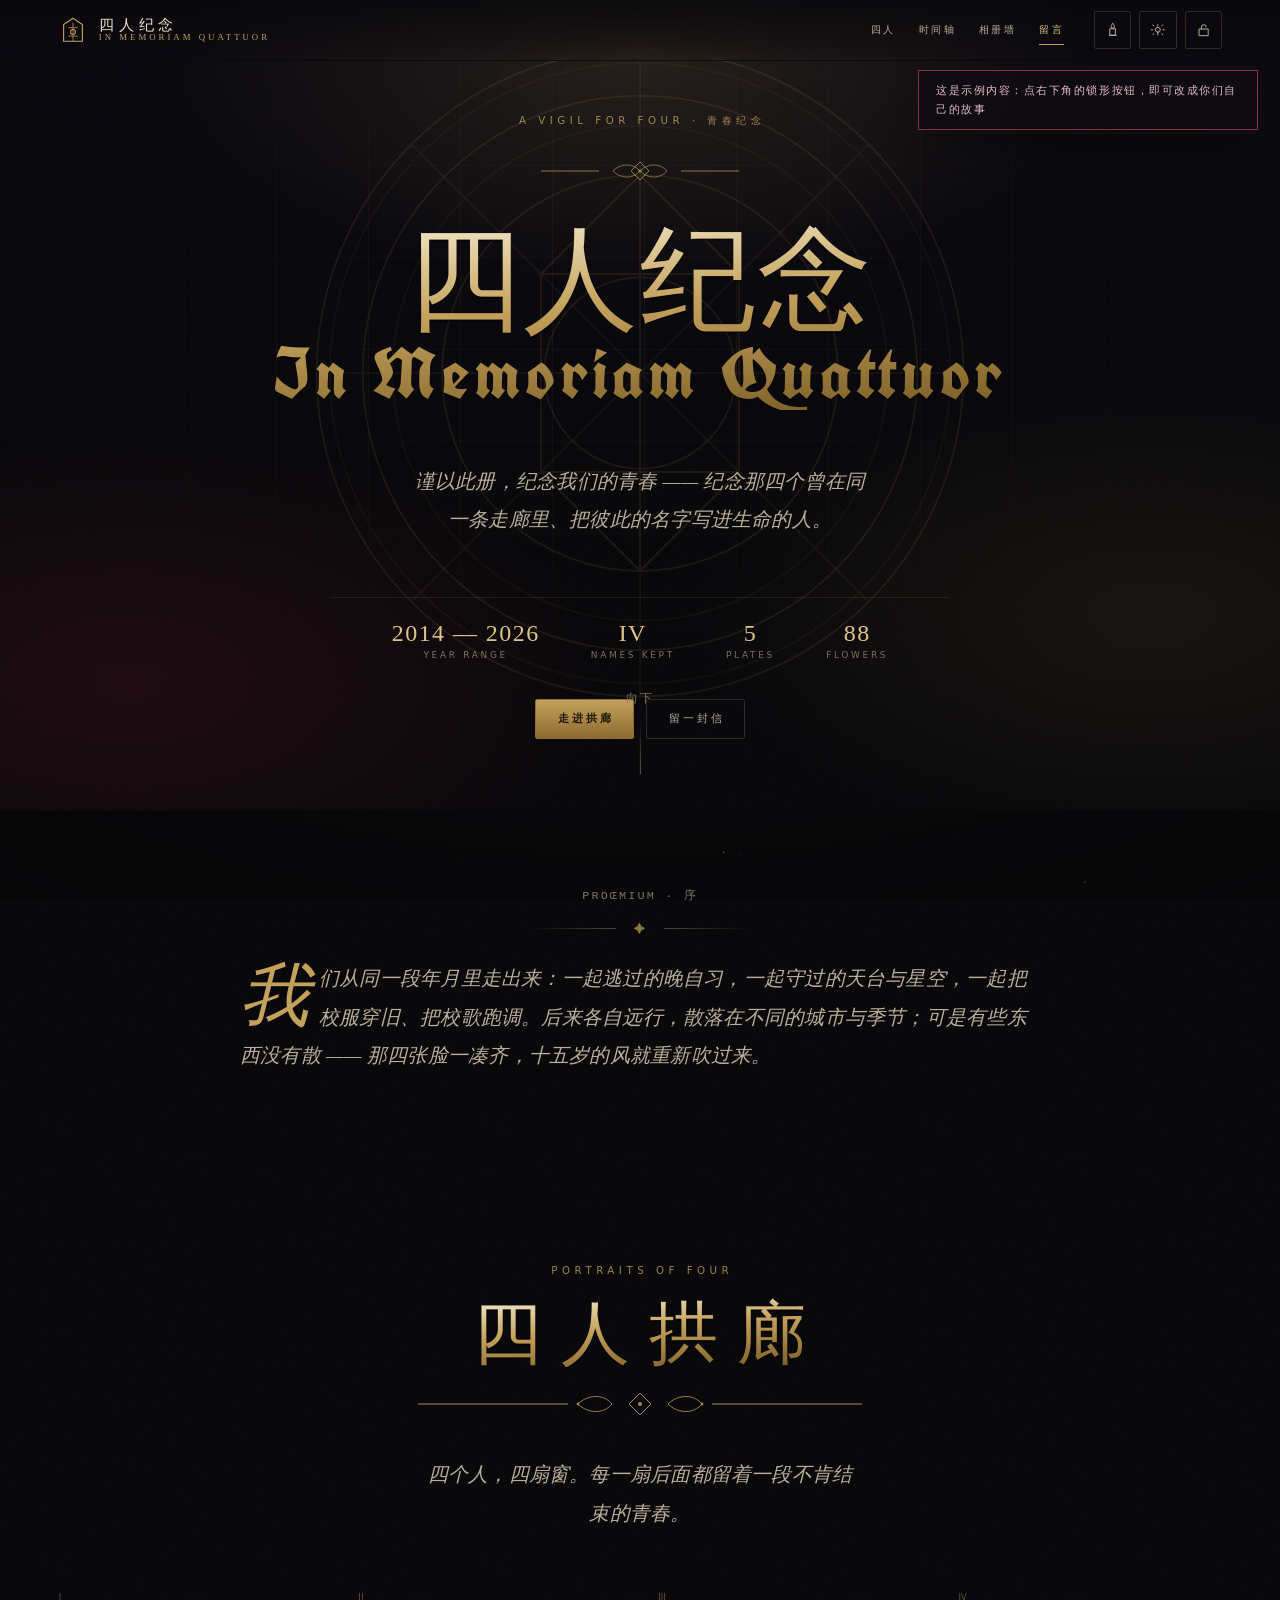
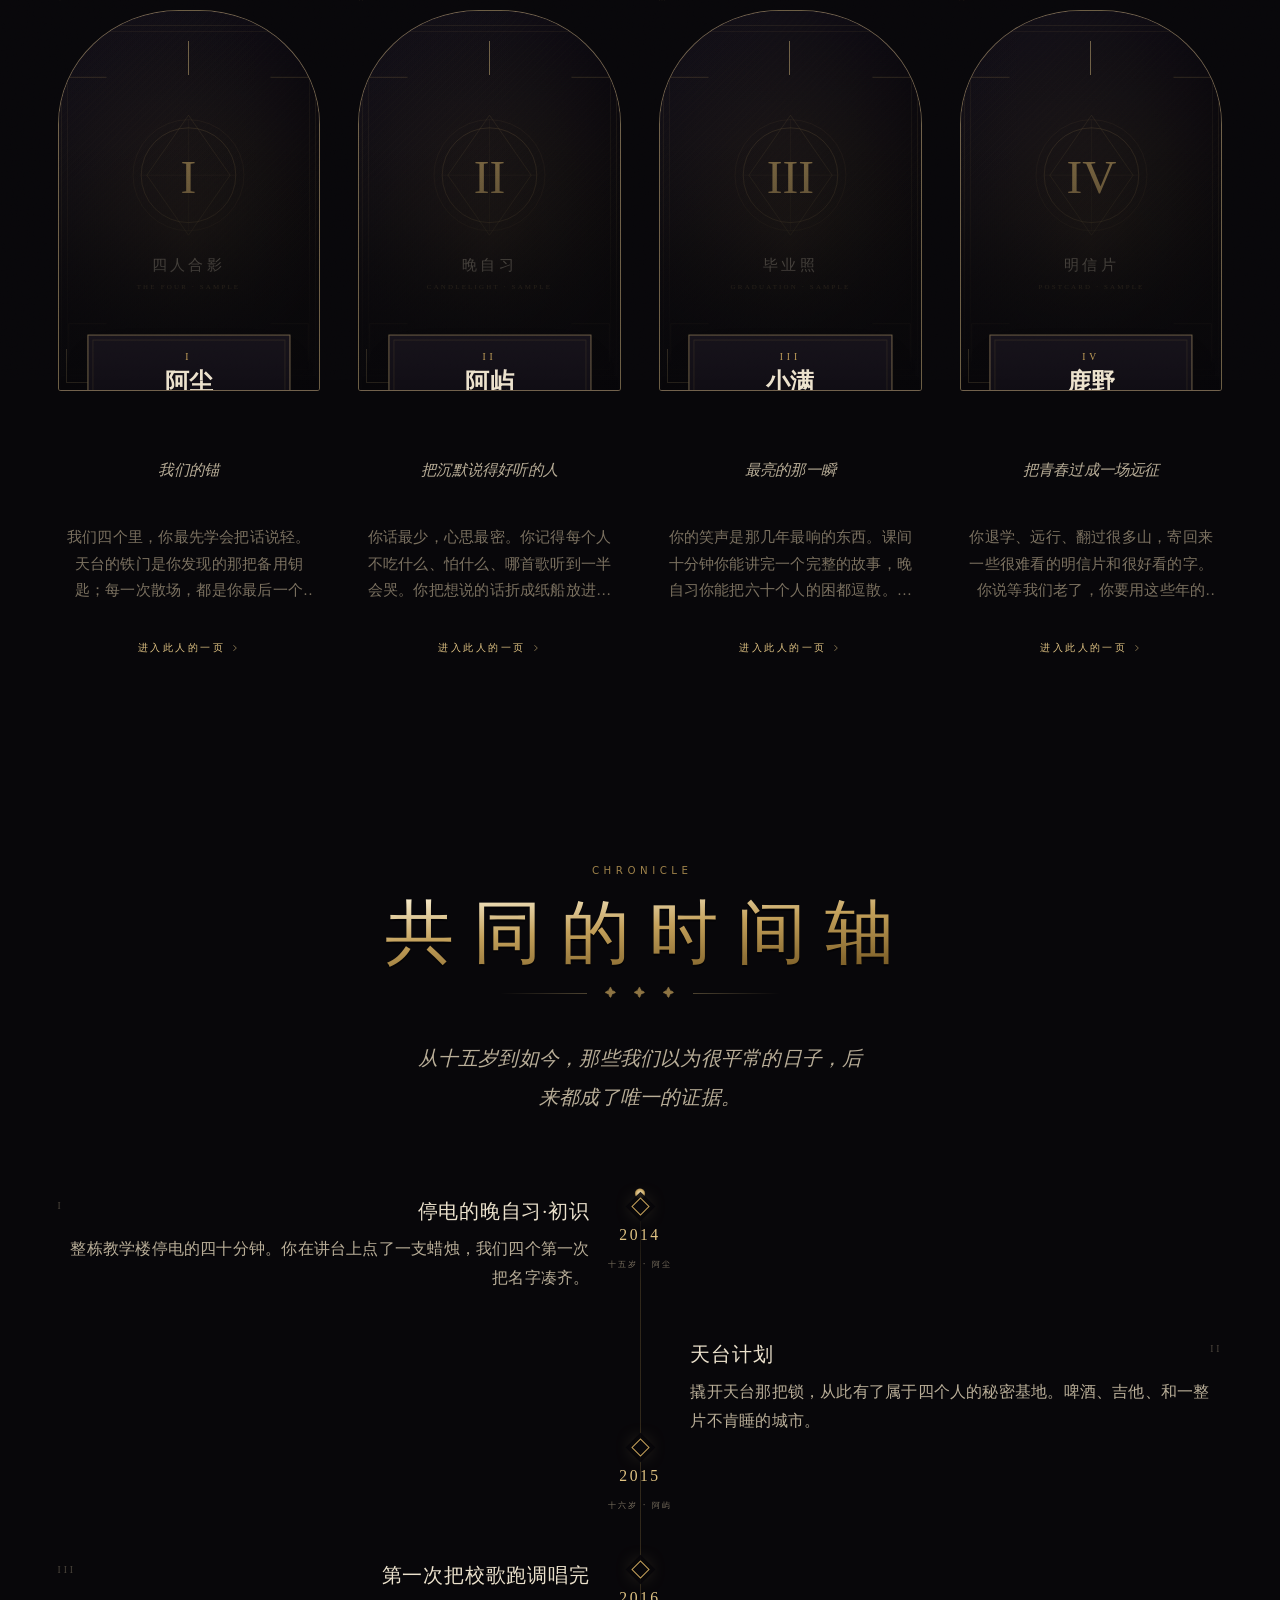
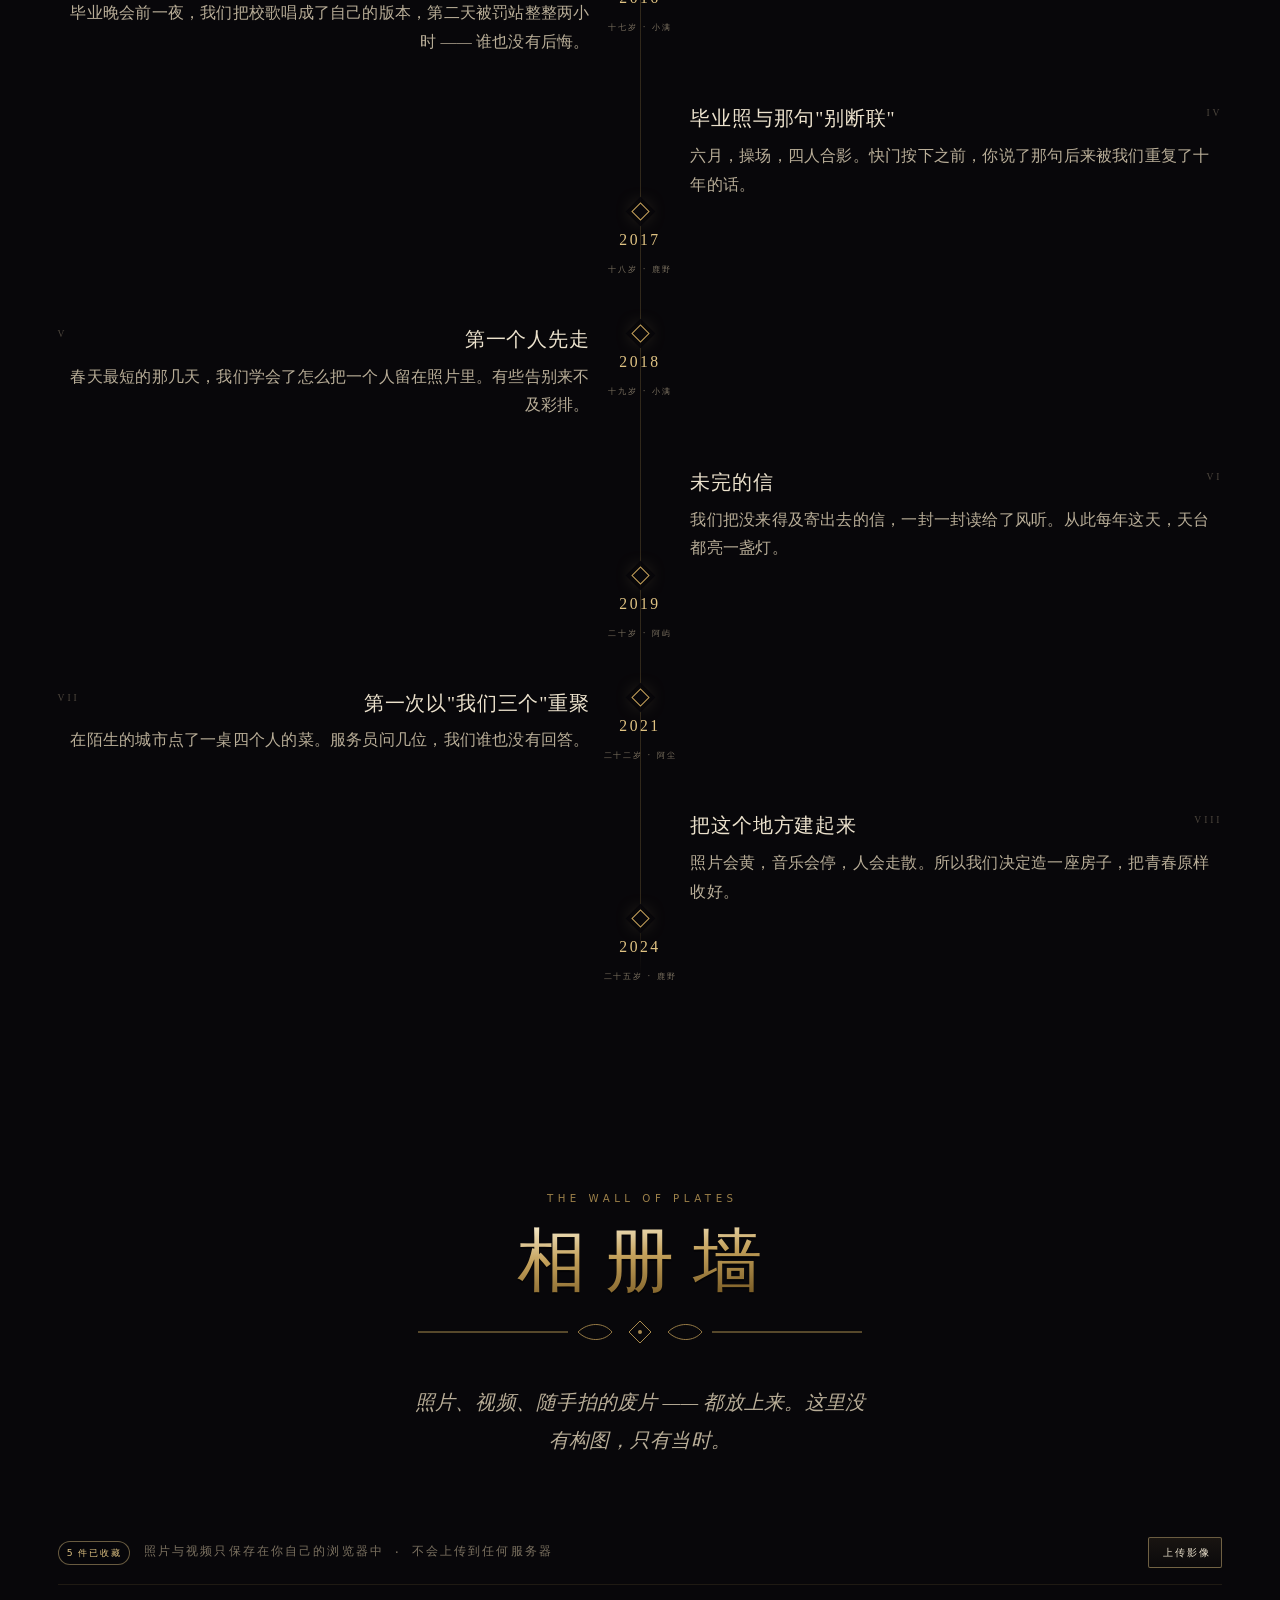
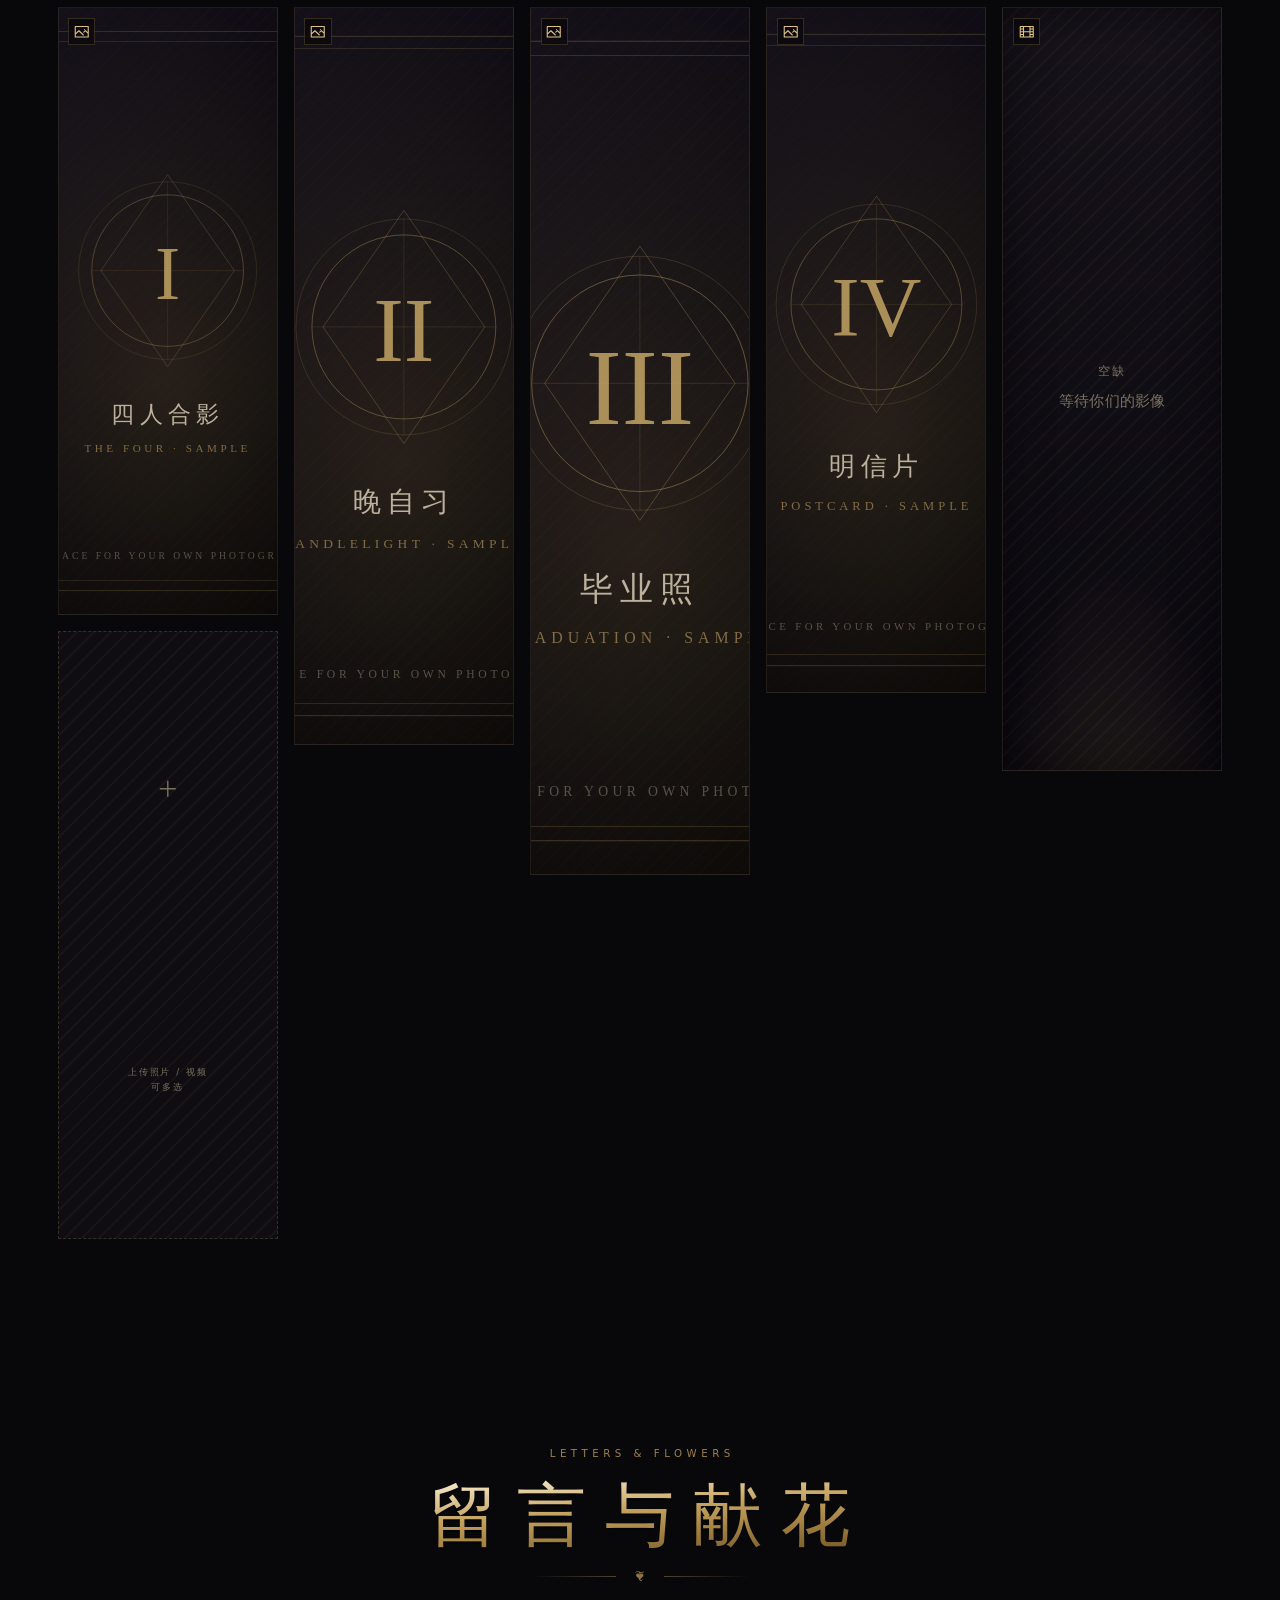
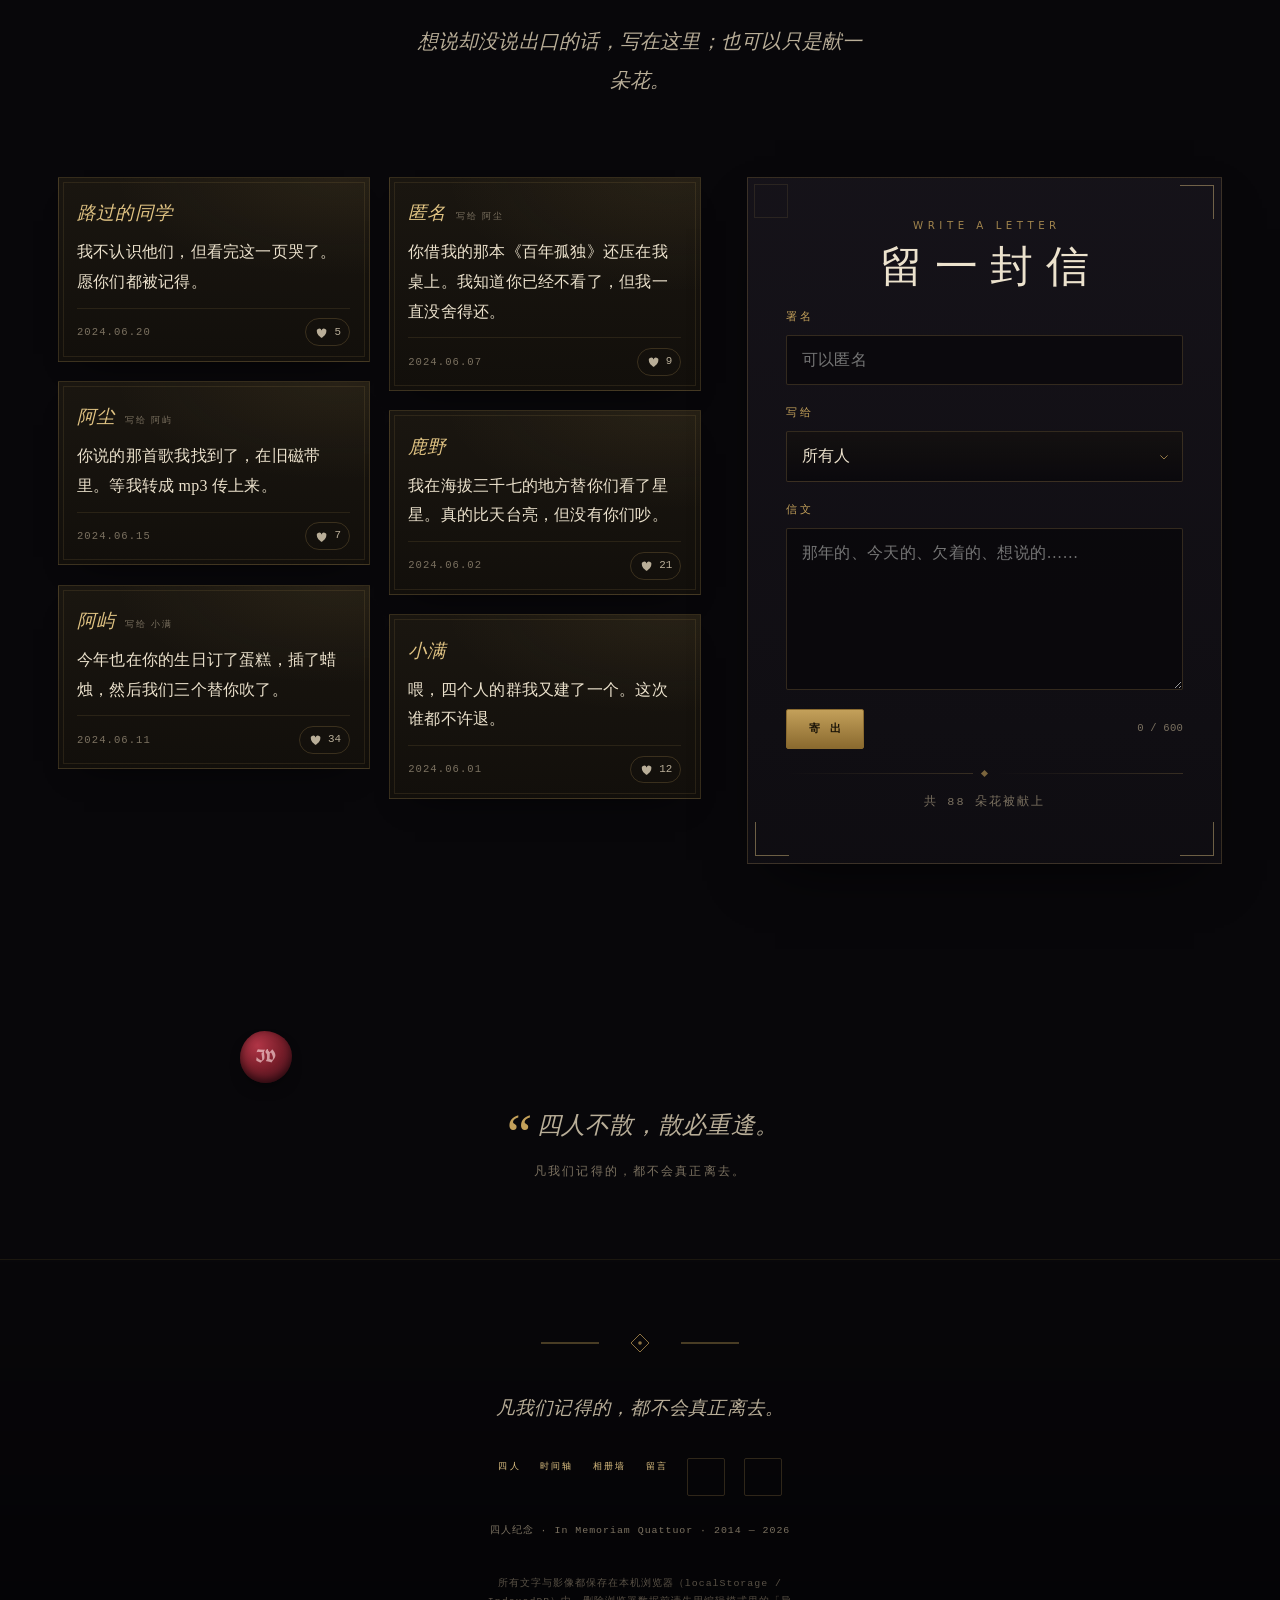
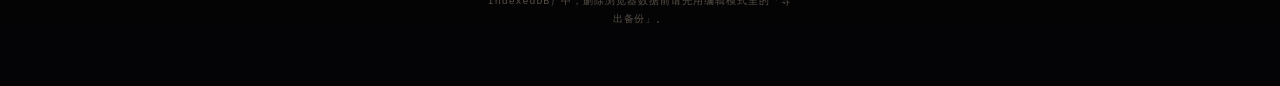
<file: index.html>
<!DOCTYPE html>
<html lang="zh-CN" data-theme="dark">
<head>
<meta charset="utf-8">
<meta name="viewport" content="width=device-width, initial-scale=1">
<title>四人纪念 · 青春纪念册</title>
<meta name="description" content="为四个人、一段青春而建的纪念册：时间轴、相册墙、留言与献花。哥特维多利亚风格，可自行上传照片、视频与音乐。">
<meta name="color-scheme" content="dark light">
<link rel="icon" href="data:image/svg+xml,%3Csvg xmlns='http://www.w3.org/2000/svg' viewBox='0 0 32 32'%3E%3Crect width='32' height='32' fill='%2308070a'/%3E%3Cpath d='M16 5l9 6v16H7V11z' fill='none' stroke='%23c3a05a' stroke-width='1.4'/%3E%3Cpath d='M16 9v18M12 14h8' stroke='%23c3a05a' stroke-width='1.2'/%3E%3C/svg%3E">
<link rel="stylesheet" href="assets/css/fonts.css">
<link rel="stylesheet" href="assets/css/theme.css">
<link rel="stylesheet" href="assets/css/pages.css">
</head>
<body data-page="home">

<!-- ── 氛围层：烛光 / 浮尘 / 暗角 / 颗粒 ───────────────────────────── -->
<div class="lamp" aria-hidden="true"></div>
<canvas class="dust" aria-hidden="true"></canvas>
<div class="vignette" aria-hidden="true"></div>
<div class="grain" aria-hidden="true"></div>

<!-- ── 页头 ─────────────────────────────────────────────────────────── -->
<header class="masthead">
  <a class="brand" href="#top" aria-label="回到页首">
    <svg class="brand__mark" viewBox="0 0 32 32" aria-hidden="true">
      <path d="M16 3.5l10 6.6V28H6V10.1z" fill="none" stroke="currentColor" stroke-width="1.2"/>
      <path d="M16 8v20M11 13.5h10M11 22.5h10" stroke="currentColor" stroke-width="1" opacity=".8"/>
      <circle cx="16" cy="18" r="2.6" fill="none" stroke="currentColor" stroke-width="1.1"/>
    </svg>
    <span class="brand__txt">
      <span class="brand__cn" data-text="site.title">四人纪念</span>
      <span class="brand__en" data-text="site.titleEn">In Memoriam Quattuor</span>
    </span>
  </a>

  <nav class="nav" aria-label="主要导航">
    <a href="#four">四人</a>
    <a href="#timeline">时间轴</a>
    <a href="#gallery">相册墙</a>
    <a href="#letters">留言</a>
    <span class="nav__tools">
      <button class="icon-btn" type="button" data-ambient aria-label="管风琴氛围音（开关）"></button>
      <button class="icon-btn" type="button" data-theme-toggle aria-label="明暗主题"></button>
      <button class="icon-btn" type="button" data-edit-toggle aria-label="进入编辑模式"></button>
    </span>
  </nav>
  <button class="icon-btn nav__toggle" type="button" data-nav-toggle aria-label="展开导航"></button>
</header>

<main id="top">

  <!-- ── 首屏 ──────────────────────────────────────────────────────── -->
  <section class="hero">
    <div class="hero__bg" aria-hidden="true"></div>
    <svg class="hero__rose" viewBox="0 0 400 400" aria-hidden="true">
      <g fill="none" stroke="currentColor" stroke-width="1">
        <circle cx="200" cy="200" r="196"/><circle cx="200" cy="200" r="168"/><circle cx="200" cy="200" r="120"/><circle cx="200" cy="200" r="58"/>
        <circle cx="200" cy="200" r="188" stroke-opacity=".5"/><circle cx="200" cy="200" r="150" stroke-opacity=".5"/>
      </g>
      <g fill="none" stroke="currentColor" stroke-width=".9" stroke-opacity=".75">
        <path d="M200 4v392M4 200h392M62 62l276 276M338 62L62 338"/>
        <path d="M200 32a168 168 0 0 1 168 168 168 168 0 0 1-168 168A168 168 0 0 1 32 200 168 168 0 0 1 200 32Z" stroke-dasharray="6 10"/>
      </g>
      <g fill="none" stroke="currentColor" stroke-width="1.1">
        <path d="M200 80l60 60v120l-60 60-60-60V140z"/>
        <path d="M200 80v240M140 140h120M140 260h120"/>
      </g>
    </svg>

    <div class="hero__inner">
      <p class="eyebrow" data-text="site.eyebrow">A Vigil for Four · 青春纪念</p>

      <div class="orn orn--sm" aria-hidden="true">
        <svg viewBox="0 0 210 26">
          <path class="draw" d="M6 13h58M146 13h58" fill="none" stroke="currentColor" stroke-width="1"/>
          <path class="draw" d="M105 4l9 9-9 9-9-9z" fill="none" stroke="currentColor" stroke-width="1"/>
          <path class="draw draw--slow" d="M78 13c8-8 20-8 27 0-7 8-19 8-27 0ZM105 13c8-8 20-8 27 0-7 8-19 8-27 0Z" fill="none" stroke="currentColor" stroke-width=".9"/>
          <circle class="spark" cx="105" cy="13" r="1.8" fill="currentColor"/>
        </svg>
      </div>

      <h1 class="display display--xl display--gold hero__title">
        <span class="line" data-text="site.title">四人纪念</span>
        <span class="line line--2" data-text="site.titleEn">In Memoriam Quattuor</span>
      </h1>

      <p class="lead hero__lead" data-text="site.heroVerse">
        谨以此册，纪念我们的青春。
      </p>

      <div class="hero__meta">
        <div class="stat"><span class="stat__n" data-text="site.years">2014 — 2025</span><span class="stat__k">Year Range</span></div>
        <div class="stat"><span class="stat__n">IV</span><span class="stat__k">Names Kept</span></div>
        <div class="stat"><span class="stat__n" data-count-of="media">0</span><span class="stat__k">Plates</span></div>
        <div class="stat"><span class="stat__n" data-count-of="flowers">0</span><span class="stat__k">Flowers</span></div>
      </div>

      <div class="hero__actions" style="display:flex;gap:.8rem;flex-wrap:wrap;justify-content:center;margin-top:.4rem">
        <a class="btn btn--solid" href="#four">走进拱廊</a>
        <a class="btn btn--ghost" href="#letters">留一封信</a>
      </div>
    </div>

    <div class="scroll-cue" aria-hidden="true"><span class="mono">向下</span><span class="stem"></span></div>
  </section>

  <!-- ── 序 ──────────────────────────────────────────────────────── -->
  <section class="section section--tight">
    <div class="wrap wrap--narrow txt-center reveal">
      <p class="mono">Proœmium · 序</p>
      <div class="fleuron" aria-hidden="true">✦</div>
      <p class="lead lede-drop" data-text="site.story" style="text-align:left">
        我们从同一段年月里走出来。
      </p>
    </div>
  </section>

  <!-- ── 四人拱廊 ────────────────────────────────────────────────── -->
  <section class="section" id="four">
    <div class="wrap wrap--wide">
      <div class="section__head reveal">
        <p class="eyebrow">Portraits of Four</p>
        <h2 class="display display--lg display--gold">四 人 拱 廊</h2>
        <div class="orn" aria-hidden="true">
          <svg viewBox="0 0 460 30">
            <path class="draw" d="M8 15h150M302 15h150" fill="none" stroke="currentColor" stroke-width="1"/>
            <path class="draw" d="M230 4l11 11-11 11-11-11z" fill="none" stroke="currentColor" stroke-width="1"/>
            <path class="draw draw--slow" d="M168 15c10-10 26-10 34 0-8 10-24 10-34 0ZM258 15c10-10 26-10 34 0-8 10-24 10-34 0Z" fill="none" stroke="currentColor" stroke-width=".9"/>
            <circle class="spark" cx="230" cy="15" r="2" fill="currentColor"/>
            <circle class="spark spark--2" cx="168" cy="15" r="1.4" fill="currentColor"/>
            <circle class="spark spark--3" cx="292" cy="15" r="1.4" fill="currentColor"/>
          </svg>
        </div>
        <p class="lead" style="max-width:44ch">四个人，四扇窗。每一扇后面都留着一段不肯结束的青春。</p>
      </div>

      <div class="gallery">
        <!-- Ⅰ -->
        <div class="gallery__item reveal reveal--scale" data-index="Ⅰ">
          <article class="card">
            <div class="card__arch arch framed" data-portrait="p1" role="img" aria-label="阿尘的肖像位">
              <span class="corner tr"></span><span class="corner bl"></span>
              <div class="arch__media photo-filter" data-portrait-media>
                <div class="arch__empty" data-portrait-hint>
                  <div>
                    <div class="mono">Portrait Ⅰ</div>
                    <strong class="inscription" style="font-size:1.1rem;display:block;margin:.4rem 0">此处留给你的照片</strong>
                    <small class="mono">点它即可换上</small>
                  </div>
                </div>
              </div>
              <svg class="card__glyph" viewBox="0 0 120 160" aria-hidden="true">
                <path d="M60 8l46 30v84H14V38z" fill="none" stroke="currentColor" stroke-width="1"/>
                <path d="M60 20v124M26 66h68M26 112h68" stroke="currentColor" stroke-width=".8" opacity=".7"/>
                <circle cx="60" cy="88" r="17" fill="none" stroke="currentColor" stroke-width=".9"/>
                <path d="M60 60v56" stroke="currentColor" stroke-width=".7" opacity=".5"/>
              </svg>
              <div class="card__veil"></div>
              <div class="card__nameplate">
                <div class="card__num rom" data-text="people.p1.sigil">I</div>
                <h3 class="card__name" data-edit="people.p1.name" data-single>阿尘</h3>
                <div class="card__name-en"><span data-text="people.p1.dates">1999 — 2017</span></div>
              </div>
              <button class="icon-btn card__edit" type="button" data-portrait-edit="p1" aria-label="更换这张肖像"></button>
            </div>
            <div class="card__body">
              <p class="card__epithet" data-edit="people.p1.epithet" data-single>我们的锚</p>
              <p class="card__words" data-edit="people.p1.words">我们四个里，你最先学会把话说轻。</p>
              <div class="card__foot">
                <a class="card__link" href="person.html?id=p1">进入此人的一页 <svg class="ico" viewBox="0 0 24 24" aria-hidden="true"><path d="M9 6l6 6-6 6"/></svg></a>
              </div>
            </div>
          </article>
        </div>

        <!-- Ⅱ -->
        <div class="gallery__item reveal reveal--scale" data-index="Ⅱ">
          <article class="card">
            <div class="card__arch arch framed" data-portrait="p2" role="img" aria-label="阿屿的肖像位">
              <span class="corner tr"></span><span class="corner bl"></span>
              <div class="arch__media photo-filter" data-portrait-media>
                <div class="arch__empty" data-portrait-hint>
                  <div>
                    <div class="mono">Portrait Ⅱ</div>
                    <strong class="inscription" style="font-size:1.1rem;display:block;margin:.4rem 0">此处留给你的照片</strong>
                    <small class="mono">点它即可换上</small>
                  </div>
                </div>
              </div>
              <svg class="card__glyph" viewBox="0 0 120 160" aria-hidden="true">
                <path d="M60 8l46 30v84H14V38z" fill="none" stroke="currentColor" stroke-width="1"/>
                <path d="M46 14v128M74 14v128" stroke="currentColor" stroke-width=".8" opacity=".55"/>
                <path d="M60 26c14 16 14 40 0 56-14-16-14-40 0-56Z" fill="none" stroke="currentColor" stroke-width=".9"/>
                <path d="M40 96c8 10 30 10 40 0" fill="none" stroke="currentColor" stroke-width=".8" opacity=".6"/>
              </svg>
              <div class="card__veil"></div>
              <div class="card__nameplate">
                <div class="card__num rom" data-text="people.p2.sigil">II</div>
                <h3 class="card__name" data-edit="people.p2.name" data-single>阿屿</h3>
                <div class="card__name-en"><span data-text="people.p2.dates">1999 — 2019</span></div>
              </div>
              <button class="icon-btn card__edit" type="button" data-portrait-edit="p2" aria-label="更换这张肖像"></button>
            </div>
            <div class="card__body">
              <p class="card__epithet" data-edit="people.p2.epithet" data-single>把沉默说得好听的人</p>
              <p class="card__words" data-edit="people.p2.words">你话最少，心思最密。</p>
              <div class="card__foot">
                <a class="card__link" href="person.html?id=p2">进入此人的一页 <svg class="ico" viewBox="0 0 24 24" aria-hidden="true"><path d="M9 6l6 6-6 6"/></svg></a>
              </div>
            </div>
          </article>
        </div>

        <!-- Ⅲ -->
        <div class="gallery__item reveal reveal--scale" data-index="Ⅲ">
          <article class="card">
            <div class="card__arch arch framed" data-portrait="p3" role="img" aria-label="小满的肖像位">
              <span class="corner tr"></span><span class="corner bl"></span>
              <div class="arch__media photo-filter" data-portrait-media>
                <div class="arch__empty" data-portrait-hint>
                  <div>
                    <div class="mono">Portrait Ⅲ</div>
                    <strong class="inscription" style="font-size:1.1rem;display:block;margin:.4rem 0">此处留给你的照片</strong>
                    <small class="mono">点它即可换上</small>
                  </div>
                </div>
              </div>
              <svg class="card__glyph" viewBox="0 0 120 160" aria-hidden="true">
                <path d="M60 8l46 30v84H14V38z" fill="none" stroke="currentColor" stroke-width="1"/>
                <circle cx="60" cy="72" r="26" fill="none" stroke="currentColor" stroke-width=".9"/>
                <path d="M60 46v52M34 72h52" stroke="currentColor" stroke-width=".7" opacity=".55"/>
                <path d="M60 34l6 12 13 2-9.5 9 2.2 13-11.7-6.2L48.3 70l2.2-13-9.5-9 13-2z" fill="none" stroke="currentColor" stroke-width=".9" opacity=".8"/>
              </svg>
              <div class="card__veil"></div>
              <div class="card__nameplate">
                <div class="card__num rom" data-text="people.p3.sigil">III</div>
                <h3 class="card__name" data-edit="people.p3.name" data-single>小满</h3>
                <div class="card__name-en"><span data-text="people.p3.dates">2000 — 2018</span></div>
              </div>
              <button class="icon-btn card__edit" type="button" data-portrait-edit="p3" aria-label="更换这张肖像"></button>
            </div>
            <div class="card__body">
              <p class="card__epithet" data-edit="people.p3.epithet" data-single>最亮的那一瞬</p>
              <p class="card__words" data-edit="people.p3.words">你的笑声是那几年最响的东西。</p>
              <div class="card__foot">
                <a class="card__link" href="person.html?id=p3">进入此人的一页 <svg class="ico" viewBox="0 0 24 24" aria-hidden="true"><path d="M9 6l6 6-6 6"/></svg></a>
              </div>
            </div>
          </article>
        </div>

        <!-- Ⅳ -->
        <div class="gallery__item reveal reveal--scale" data-index="Ⅳ">
          <article class="card">
            <div class="card__arch arch framed" data-portrait="p4" role="img" aria-label="鹿野的肖像位">
              <span class="corner tr"></span><span class="corner bl"></span>
              <div class="arch__media photo-filter" data-portrait-media>
                <div class="arch__empty" data-portrait-hint>
                  <div>
                    <div class="mono">Portrait Ⅳ</div>
                    <strong class="inscription" style="font-size:1.1rem;display:block;margin:.4rem 0">此处留给你的照片</strong>
                    <small class="mono">点它即可换上</small>
                  </div>
                </div>
              </div>
              <svg class="card__glyph" viewBox="0 0 120 160" aria-hidden="true">
                <path d="M60 8l46 30v84H14V38z" fill="none" stroke="currentColor" stroke-width="1"/>
                <path d="M34 132L60 40l26 92" fill="none" stroke="currentColor" stroke-width=".9"/>
                <path d="M44 96h32" stroke="currentColor" stroke-width=".8" opacity=".6"/>
                <path d="M28 60c12 8 28 8 40 0 8-6 16-6 24 0" fill="none" stroke="currentColor" stroke-width=".8" opacity=".6"/>
              </svg>
              <div class="card__veil"></div>
              <div class="card__nameplate">
                <div class="card__num rom" data-text="people.p4.sigil">IV</div>
                <h3 class="card__name" data-edit="people.p4.name" data-single>鹿野</h3>
                <div class="card__name-en"><span data-text="people.p4.dates">1999 — 2025</span></div>
              </div>
              <button class="icon-btn card__edit" type="button" data-portrait-edit="p4" aria-label="更换这张肖像"></button>
            </div>
            <div class="card__body">
              <p class="card__epithet" data-edit="people.p4.epithet" data-single>把青春过成一场远征</p>
              <p class="card__words" data-edit="people.p4.words">你退学、远行、翻过很多山。</p>
              <div class="card__foot">
                <a class="card__link" href="person.html?id=p4">进入此人的一页 <svg class="ico" viewBox="0 0 24 24" aria-hidden="true"><path d="M9 6l6 6-6 6"/></svg></a>
              </div>
            </div>
          </article>
        </div>
      </div>
    </div>
  </section>

  <!-- ── 时间轴 ──────────────────────────────────────────────────── -->
  <section class="section" id="timeline">
    <div class="wrap">
      <div class="section__head reveal">
        <p class="eyebrow">Chronicle</p>
        <h2 class="display display--lg display--gold">共 同 的 时 间 轴</h2>
        <div class="fleuron" aria-hidden="true">✦ ✦ ✦</div>
        <p class="lead" style="max-width:46ch">从十五岁到如今，那些我们以为很平常的日子，后来都成了唯一的证据。</p>
      </div>

      <div class="tracker" data-tracker>
        <span class="tracker-bar" data-tracker-fill aria-hidden="true"></span>
        <div class="tracker__list" data-timeline></div>
      </div>
    </div>
  </section>

  <!-- ── 相册墙 ──────────────────────────────────────────────────── -->
  <section class="section" id="gallery">
    <div class="wrap wrap--wide">
      <div class="section__head reveal">
        <p class="eyebrow">The Wall of Plates</p>
        <h2 class="display display--lg display--gold">相 册 墙</h2>
        <div class="orn" aria-hidden="true">
          <svg viewBox="0 0 460 30">
            <path class="draw" d="M8 15h150M302 15h150" fill="none" stroke="currentColor" stroke-width="1"/>
            <path class="draw" d="M230 4l11 11-11 11-11-11z" fill="none" stroke="currentColor" stroke-width="1"/>
            <path class="draw draw--slow" d="M168 15c10-10 26-10 34 0-8 10-24 10-34 0ZM258 15c10-10 26-10 34 0-8 10-24 10-34 0Z" fill="none" stroke="currentColor" stroke-width=".9"/>
            <circle class="spark" cx="230" cy="15" r="2" fill="currentColor"/>
          </svg>
        </div>
        <p class="lead" style="max-width:46ch">照片、视频、随手拍的废片 —— 都放上来。这里没有构图，只有当时。</p>
      </div>

      <div class="wall-bar reveal">
        <span class="chip chip--gold"><span data-count-of="media">0</span> 件已收藏</span>
        <span class="mono">照片与视频只保存在你自己的浏览器中 · 不会上传到任何服务器</span>
        <span class="spacer"></span>
        <button class="btn btn--sm" type="button" data-wall-upload>上传影像</button>
      </div>

      <div class="wall" data-wall></div>
    </div>
  </section>

  <!-- ── 留言与献花 ──────────────────────────────────────────────── -->
  <section class="section" id="letters">
    <div class="wrap">
      <div class="section__head reveal">
        <p class="eyebrow">Letters &amp; Flowers</p>
        <h2 class="display display--lg display--gold">留 言 与 献 花</h2>
        <div class="fleuron" aria-hidden="true">❦</div>
        <p class="lead" style="max-width:46ch">想说却没说出口的话，写在这里；也可以只是献一朵花。</p>
      </div>

      <div class="board">
        <div class="notes" data-notes></div>

        <aside class="plate framed reveal">
          <span class="corner tr"></span><span class="corner bl"></span>
          <p class="eyebrow" style="text-align:center">Write a Letter</p>
          <h3 class="display display--md" style="text-align:center;margin:.5rem 0 1.2rem">留 一 封 信</h3>
          <form class="letter-form" data-letter-form autocomplete="off">
            <div class="field">
              <label for="who">署名</label>
              <input id="who" name="who" type="text" maxlength="24" placeholder="可以匿名">
            </div>

            <div class="field">
              <label for="to">写给</label>
              <div class="picker" data-letter-picker>
                <select id="to" name="to">
                  <option value="">所有人</option>
                </select>
                <span class="picker__caret" aria-hidden="true">
                  <svg class="ico" viewBox="0 0 24 24"><path d="M7 10l5 5 5-5" fill="none" stroke="currentColor" stroke-width="1.4" stroke-linecap="round" stroke-linejoin="round"/></svg>
                </span>
              </div>
              <div class="picker__custom" data-letter-custom hidden>
                <input id="toCustom" name="toCustom" type="text" maxlength="20" placeholder="写下这个称呼：老同学 / 外婆 / 那年的同桌…">
              </div>
            </div>
            <div class="field">
              <label for="what">信文</label>
              <textarea id="what" name="what" maxlength="600" placeholder="那年的、今天的、欠着的、想说的……"></textarea>
            </div>
            <div class="letter-form__foot">
              <button class="btn btn--solid" type="submit">寄 出</button>
              <span class="counter" data-counter>0 / 600</span>
            </div>
          </form>
          <div class="rule-diamond" style="margin-top:1.4rem" aria-hidden="true"><span class="l"></span><span class="d"></span><span class="l"></span></div>
          <p class="mono" style="text-align:center;margin-top:1rem">共 <span data-count-of="flowers">0</span> 朵花被献上</p>
        </aside>
      </div>
    </div>
  </section>

  <!-- ── 尾声 ────────────────────────────────────────────────────── -->
  <section class="section section--tight">
    <div class="wrap wrap--narrow txt-center reveal">
      <div class="wax" aria-hidden="true">IV</div>
      <p class="profile__quote" style="margin:1.4rem auto 0;text-align:center" data-text="site.mottoVow">四人不散，散必重逢。</p>
      <p class="mono" style="margin-top:1rem" data-text="site.footerVerse">凡我们记得的，都不会真正离去。</p>
    </div>
  </section>

</main>

<!-- ── 页脚 ─────────────────────────────────────────────────────────── -->
<footer class="footer">
  <div class="footer__inner">
    <div class="orn orn--sm" aria-hidden="true">
      <svg viewBox="0 0 210 26">
        <path class="draw" d="M6 13h58M146 13h58" fill="none" stroke="currentColor" stroke-width="1"/>
        <path class="draw" d="M105 4l9 9-9 9-9-9z" fill="none" stroke="currentColor" stroke-width="1"/>
        <circle class="spark" cx="105" cy="13" r="1.8" fill="currentColor"/>
      </svg>
    </div>
    <p class="footer__verse" data-text="site.footerVerse">凡我们记得的，都不会真正离去。</p>
    <div class="footer__links">
      <a href="#four">四人</a>
      <a href="#timeline">时间轴</a>
      <a href="#gallery">相册墙</a>
      <a href="#letters">留言</a>
      <button class="icon-btn" type="button" data-ambient aria-label="管风琴氛围音（开关）"></button>
      <button class="icon-btn" type="button" data-edit-toggle aria-label="编辑模式"></button>
    </div>
    <p class="footer__fine">
      <span data-text="site.title">四人纪念</span> · <span data-text="site.titleEn">In Memoriam Quattuor</span> ·
      <span data-text="site.years">2014 — 2025</span>
    </p>
    <p class="footer__fine" style="opacity:.7;max-width:52ch">
      所有文字与影像都保存在本机浏览器（localStorage / IndexedDB）中，删除浏览器数据前请先用编辑模式里的「导出备份」。
    </p>
  </div>
</footer>

<button class="icon-btn to-top" type="button" data-to-top aria-label="回到页首"></button>

<script src="assets/js/store.js"></script>
<script src="assets/js/media.js"></script>
<script src="assets/js/app.js"></script>
</body>
</html>
</file>
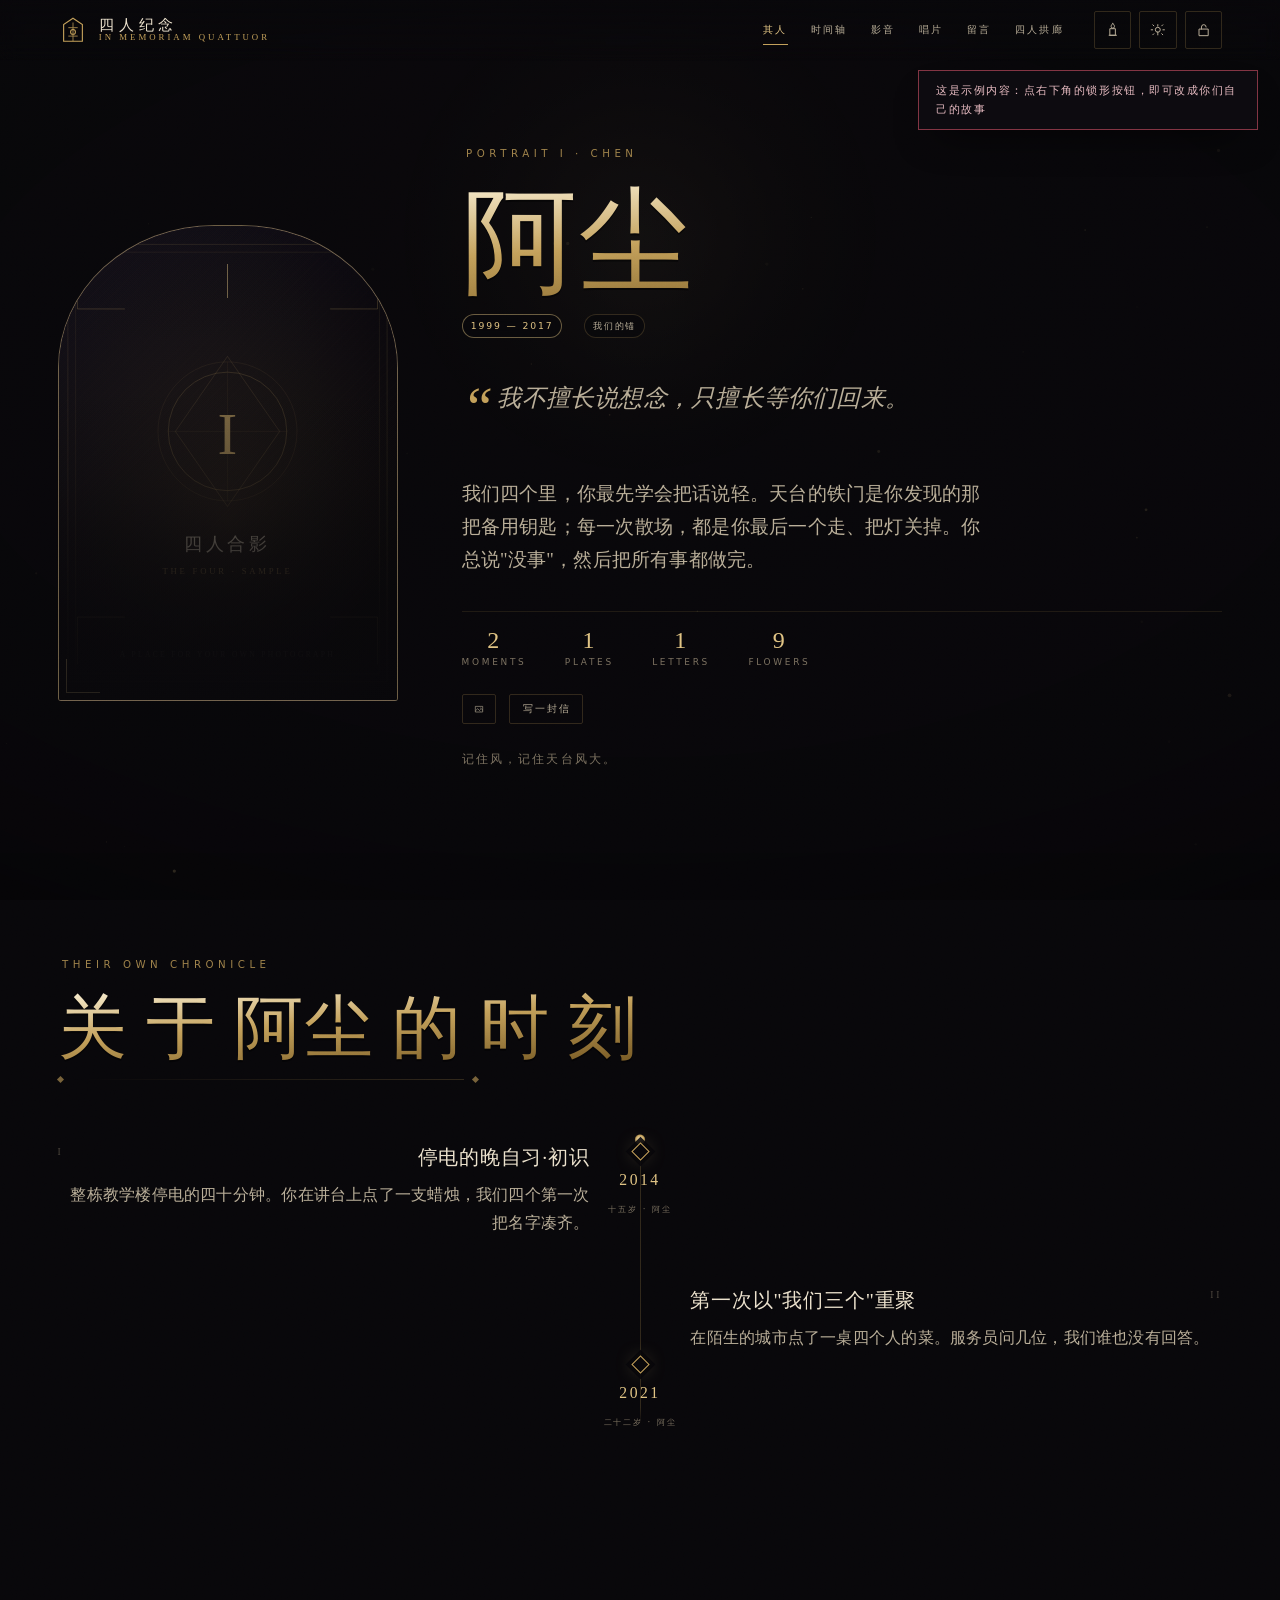
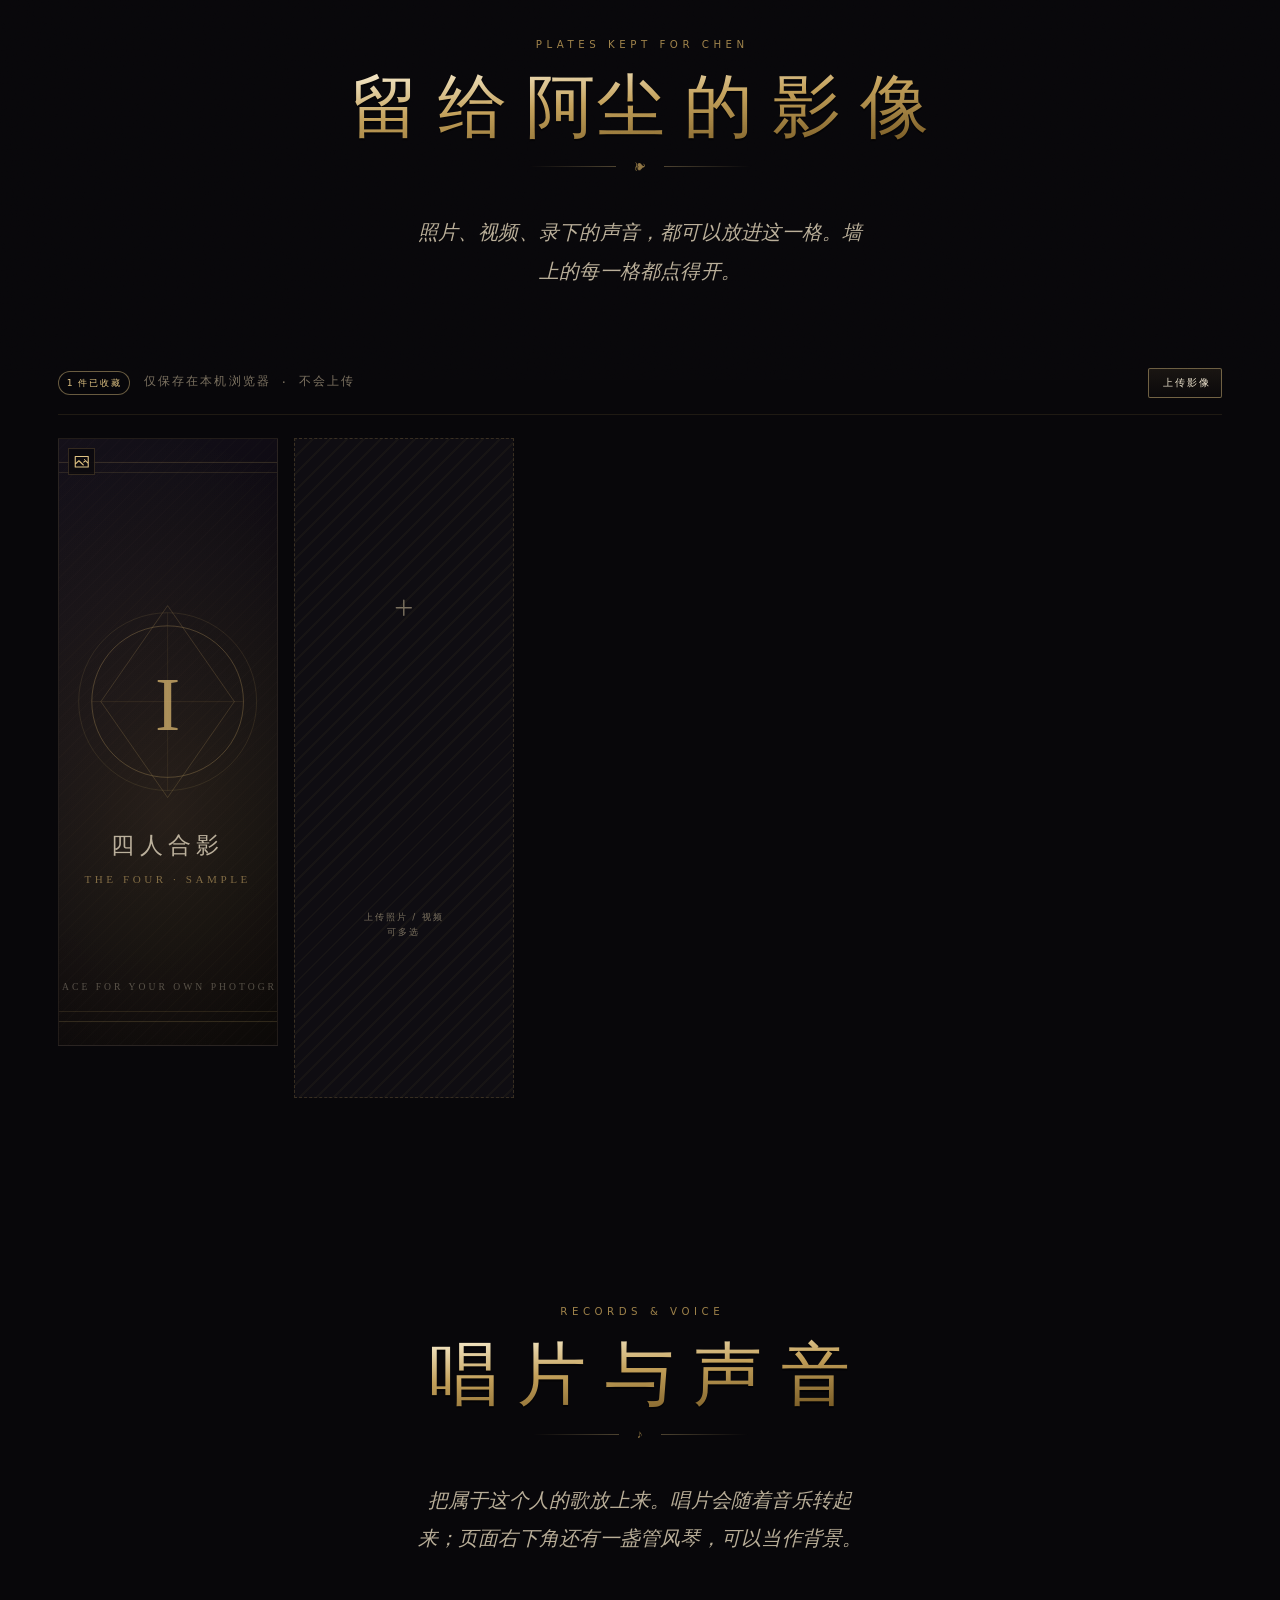
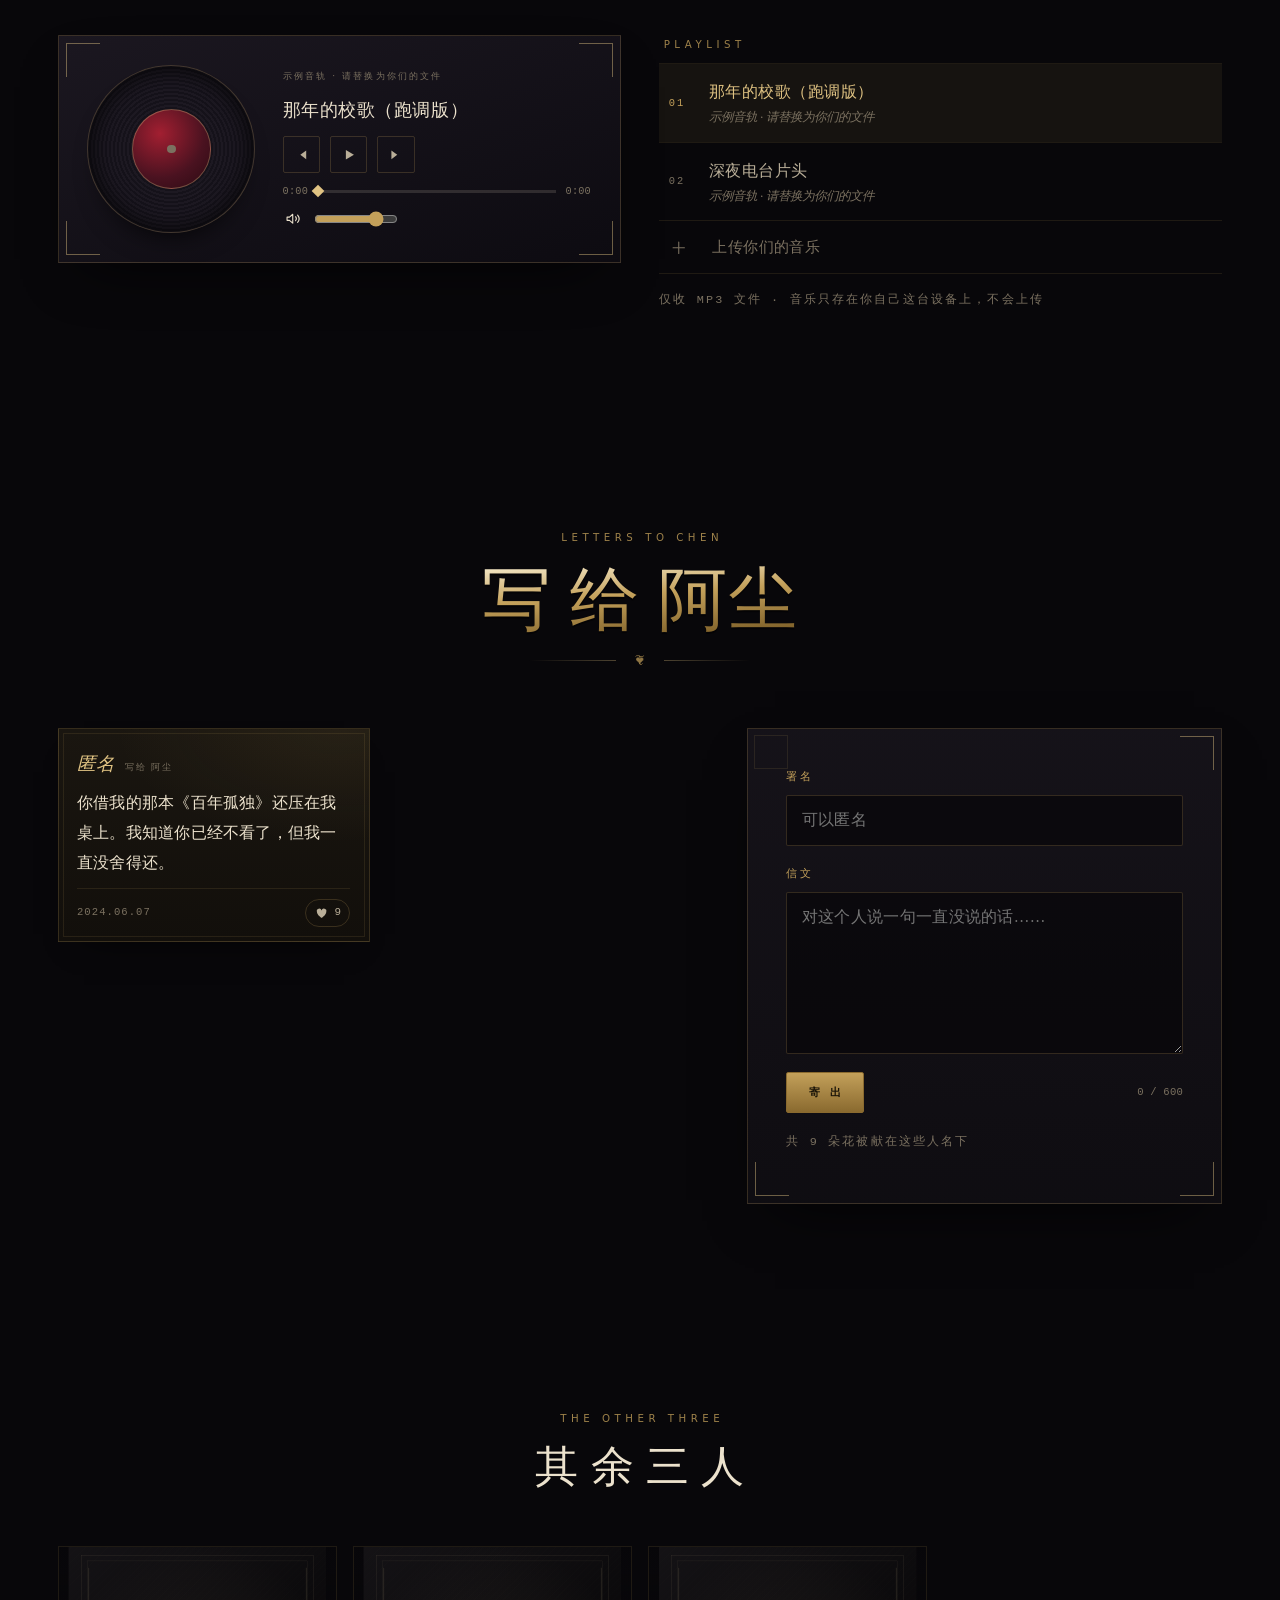
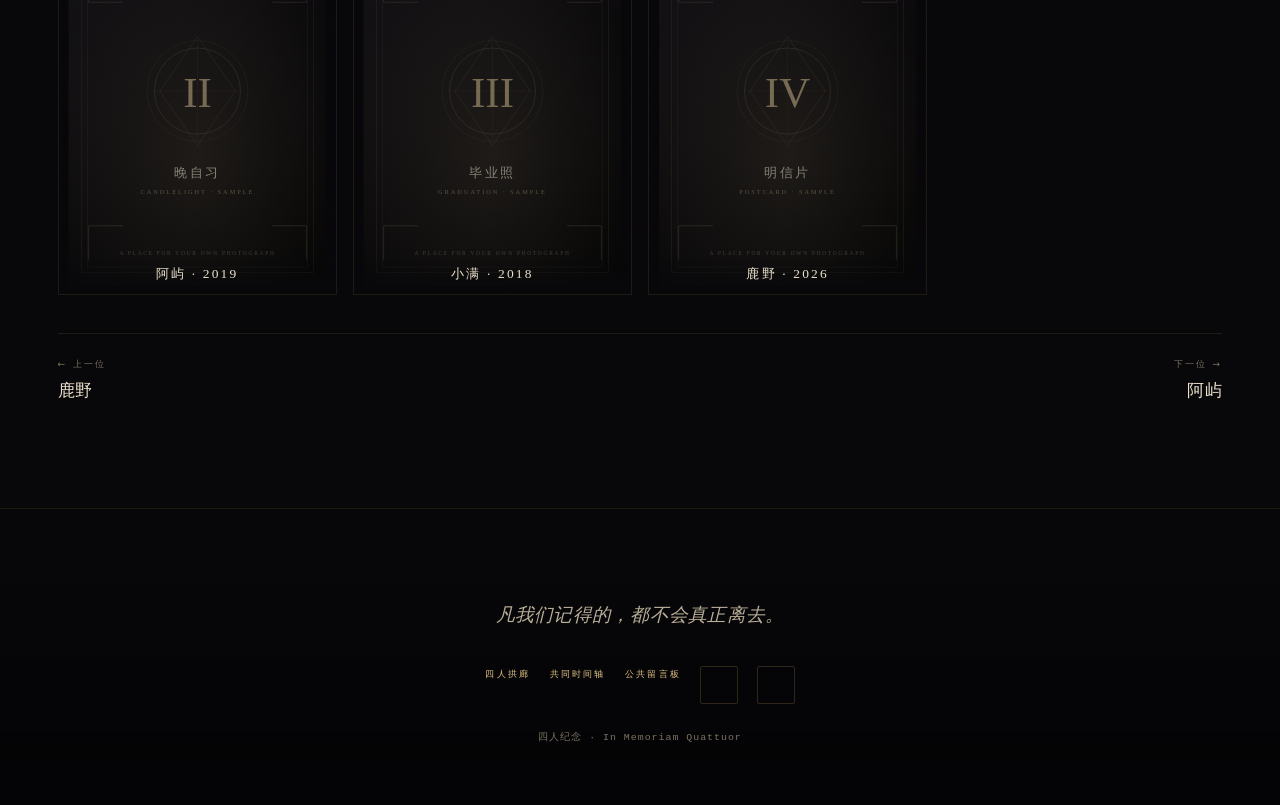
<file: person.html>
<!DOCTYPE html>
<html lang="zh-CN" data-theme="dark">
<head>
<meta charset="utf-8">
<meta name="viewport" content="width=device-width, initial-scale=1">
<title>某人的一页 · 四人纪念</title>
<meta name="description" content="一个人的一页：肖像、专属时间轴、影音收藏、私人歌单与留言。">
<meta name="color-scheme" content="dark light">
<link rel="icon" href="data:image/svg+xml,%3Csvg xmlns='http://www.w3.org/2000/svg' viewBox='0 0 32 32'%3E%3Crect width='32' height='32' fill='%2308070a'/%3E%3Cpath d='M16 5l9 6v16H7V11z' fill='none' stroke='%23c3a05a' stroke-width='1.4'/%3E%3Cpath d='M16 9v18M12 14h8' stroke='%23c3a05a' stroke-width='1.2'/%3E%3C/svg%3E">
<link rel="stylesheet" href="assets/css/fonts.css">
<link rel="stylesheet" href="assets/css/theme.css">
<link rel="stylesheet" href="assets/css/pages.css">
</head>
<body data-page="person" data-person="p1">

<div class="lamp" aria-hidden="true"></div>
<canvas class="dust" aria-hidden="true"></canvas>
<div class="vignette" aria-hidden="true"></div>
<div class="grain" aria-hidden="true"></div>

<header class="masthead">
  <a class="brand" href="index.html" aria-label="回到四人拱廊">
    <svg class="brand__mark" viewBox="0 0 32 32" aria-hidden="true">
      <path d="M16 3.5l10 6.6V28H6V10.1z" fill="none" stroke="currentColor" stroke-width="1.2"/>
      <path d="M16 8v20M11 13.5h10M11 22.5h10" stroke="currentColor" stroke-width="1" opacity=".8"/>
      <circle cx="16" cy="18" r="2.6" fill="none" stroke="currentColor" stroke-width="1.1"/>
    </svg>
    <span class="brand__txt">
      <span class="brand__cn" data-text="site.title">四人纪念</span>
      <span class="brand__en" data-text="site.titleEn">In Memoriam Quattuor</span>
    </span>
  </a>

  <nav class="nav" aria-label="本页导航">
    <a href="#who">其人</a>
    <a href="#timeline">时间轴</a>
    <a href="#gallery">影音</a>
    <a href="#records">唱片</a>
    <a href="#letters">留言</a>
    <a href="index.html">四人拱廊</a>
    <span class="nav__tools">
      <button class="icon-btn" type="button" data-ambient aria-label="管风琴氛围音（开关）"></button>
      <button class="icon-btn" type="button" data-theme-toggle aria-label="明暗主题"></button>
      <button class="icon-btn" type="button" data-edit-toggle aria-label="进入编辑模式"></button>
    </span>
  </nav>
  <button class="icon-btn nav__toggle" type="button" data-nav-toggle aria-label="展开导航"></button>
</header>

<main id="top">

  <!-- ── 人物首屏 ────────────────────────────────────────────────── -->
  <section class="profile" id="who">
    <div class="profile__bg" data-profile-bg aria-hidden="true"></div>

    <div class="profile__grid">
      <div class="profile__portrait arch framed" data-portrait="p1" role="img" aria-label="肖像位">
        <span class="corner tr"></span><span class="corner bl"></span>
        <div class="arch__media photo-filter" data-portrait-media>
          <div class="arch__empty" data-portrait-hint>
            <div>
              <div class="mono">Portrait <span data-text="people.p1.sigil">I</span></div>
              <strong class="inscription" style="font-size:1.15rem;display:block;margin:.5rem 0">此处留给你的照片</strong>
              <small class="mono">解锁编辑后点它即可换上</small>
            </div>
          </div>
        </div>
        <div class="card__veil"></div>
      </div>

      <div class="profile__info">
        <p class="eyebrow">Portrait <span data-text="people.p1.sigil">I</span> · <span data-text="people.p1.nameEn">Chen</span></p>

        <h1 class="display display--xl display--gold" data-edit="people.p1.name" data-single>阿尘</h1>

        <div class="profile__meta">
          <span class="chip chip--gold" data-text="people.p1.dates">1999 — 2017</span>
          <span class="chip" data-edit="people.p1.epithet" data-single>我们的锚</span>
        </div>

        <p class="profile__quote" data-edit="people.p1.quote">我不擅长说想念，只擅长等你们回来。</p>

        <p class="profile__words" data-edit="people.p1.words">我们四个里，你最先学会把话说轻。</p>

        <div class="profile__stats">
          <div class="stat"><span class="stat__n" data-count-of="timeline">0</span><span class="stat__k">Moments</span></div>
          <div class="stat"><span class="stat__n" data-count-of="media">0</span><span class="stat__k">Plates</span></div>
          <div class="stat"><span class="stat__n" data-count-of="notes">0</span><span class="stat__k">Letters</span></div>
          <div class="stat"><span class="stat__n" data-count-of="flowers">0</span><span class="stat__k">Flowers</span></div>
        </div>

        <div class="profile__actions" style="display:flex;gap:.8rem;flex-wrap:wrap;margin-top:.4rem">
          <button class="btn btn--ghost btn--sm" type="button" data-portrait-edit="p1">更换肖像</button>
          <a class="btn btn--ghost btn--sm" href="#letters">写一封信</a>
        </div>

        <p class="mono" style="margin-top:.6rem" data-text="people.p1.verse">记住风，记住天台风大。</p>
      </div>
    </div>
  </section>

  <!-- ── 私人时间轴 ──────────────────────────────────────────────── -->
  <section class="section" id="timeline">
    <div class="wrap">
      <div class="section__head section__head--left reveal">
        <p class="eyebrow">Their Own Chronicle</p>
        <h2 class="display display--lg display--gold">关 于 <span data-text="people.p1.name">阿尘</span> 的 时 刻</h2>
        <div class="rule-diamond" style="width:100%;max-width:420px" aria-hidden="true">
          <span class="d"></span><span class="l"></span><span class="d"></span>
        </div>
      </div>

      <div class="tracker" data-tracker>
        <span class="tracker-bar" data-tracker-fill aria-hidden="true"></span>
        <div class="tracker__list" data-timeline></div>
      </div>
    </div>
  </section>

  <!-- ── 影音收藏 ────────────────────────────────────────────────── -->
  <section class="section" id="gallery">
    <div class="wrap wrap--wide">
      <div class="section__head reveal">
        <p class="eyebrow">Plates Kept for <span data-text="people.p1.nameEn">Chen</span></p>
        <h2 class="display display--lg display--gold">留 给 <span data-text="people.p1.name">阿尘</span> 的 影 像</h2>
        <div class="fleuron" aria-hidden="true">❧</div>
        <p class="lead" style="max-width:46ch">照片、视频、录下的声音，都可以放进这一格。墙上的每一格都点得开。</p>
      </div>

      <div class="wall-bar reveal">
        <span class="chip chip--gold"><span data-count-of="media">0</span> 件已收藏</span>
        <span class="mono">仅保存在本机浏览器 · 不会上传</span>
        <span class="spacer"></span>
        <button class="btn btn--sm" type="button" data-wall-upload>上传影像</button>
      </div>

      <div class="wall" data-wall></div>
    </div>
  </section>

  <!-- ── 唱片机与私人歌单 ────────────────────────────────────────── -->
  <section class="section" id="records">
    <div class="wrap">
      <div class="section__head reveal">
        <p class="eyebrow">Records &amp; Voice</p>
        <h2 class="display display--lg display--gold">唱 片 与 声 音</h2>
        <div class="fleuron" aria-hidden="true">♪</div>
        <p class="lead" style="max-width:46ch">把属于这个人的歌放上来。唱片会随着音乐转起来；页面右下角还有一盏管风琴，可以当作背景。</p>
      </div>

      <div class="records">
        <div class="deck framed reveal" data-deck>
          <span class="corner tr"></span><span class="corner bl"></span>
          <div class="disc" data-disc aria-hidden="true"></div>
          <div class="deck__info">
            <span class="deck__sub" data-deck-sub>Private Records</span>
            <span class="deck__now" data-deck-name>还没有音轨</span>
            <div class="deck__controls">
              <button class="icon-btn" type="button" data-deck-prev aria-label="上一首">
                <svg class="ico" viewBox="0 0 24 24" aria-hidden="true"><path d="M7 5.5v13M18 6l-8 6 8 6z" fill="currentColor" stroke="none"/></svg>
              </button>
              <button class="icon-btn" type="button" data-deck-toggle aria-label="播放">
                <svg class="ico ico--play" viewBox="0 0 24 24" aria-hidden="true"><path d="M8 5.5v13l11-6.5z" fill="currentColor" stroke="none"/></svg>
                <svg class="ico ico--pause" viewBox="0 0 24 24" aria-hidden="true"><path d="M9 5.5h3v13H9zM13.5 5.5h3v13h-3z" fill="currentColor" stroke="none"/></svg>
              </button>
              <button class="icon-btn" type="button" data-deck-next aria-label="下一首">
                <svg class="ico" viewBox="0 0 24 24" aria-hidden="true"><path d="M17 5.5v13M6 6l8 6-8 6z" fill="currentColor" stroke="none"/></svg>
              </button>
            </div>
            <div class="deck__controls">
              <span class="deck__time" data-time-cur>0:00</span>
              <div class="seek" data-seek role="slider" aria-label="播放进度" tabindex="0">
                <span class="seek__fill" data-seek-fill></span>
                <span class="seek__knob" data-seek-knob></span>
              </div>
              <span class="deck__time" data-time-dur>0:00</span>
            </div>
            <div class="deck__controls">
              <svg class="ico" viewBox="0 0 24 24" aria-hidden="true"><path d="M5 10h3l4-3.5v11L8 14H5zM15.5 9.5a4 4 0 0 1 0 5M18 7.5a7 7 0 0 1 0 9" fill="none" stroke="currentColor" stroke-width="1.35" stroke-linecap="round"/></svg>
              <input class="volume" type="range" min="0" max="1" step="0.01" value="0.8" data-deck-vol aria-label="音量">
            </div>
          </div>
        </div>

        <div class="reveal">
          <p class="eyebrow" style="margin-bottom:.6rem">Playlist</p>
          <ul class="playlist" data-playlist></ul>
          <p class="mono" style="margin-top:1rem">仅收 mp3 文件 · 音乐只存在你自己这台设备上，不会上传</p>
        </div>
      </div>
    </div>
  </section>

  <!-- ── 留言 ────────────────────────────────────────────────────── -->
  <section class="section" id="letters">
    <div class="wrap">
      <div class="section__head reveal">
        <p class="eyebrow">Letters to <span data-text="people.p1.nameEn">Chen</span></p>
        <h2 class="display display--lg display--gold">写 给 <span data-text="people.p1.name">阿尘</span></h2>
        <div class="fleuron" aria-hidden="true">❦</div>
      </div>

      <div class="board">
        <div class="notes" data-notes></div>

        <aside class="plate framed reveal">
          <span class="corner tr"></span><span class="corner bl"></span>
          <form class="letter-form" data-letter-form autocomplete="off">
            <input type="hidden" name="to" value="p1" data-letter-target>
            <div class="field">
              <label for="who">署名</label>
              <input id="who" name="who" type="text" maxlength="24" placeholder="可以匿名">
            </div>
            <div class="field">
              <label for="what">信文</label>
              <textarea id="what" name="what" maxlength="600" placeholder="对这个人说一句一直没说的话……"></textarea>
            </div>
            <div class="letter-form__foot">
              <button class="btn btn--solid" type="submit">寄 出</button>
              <span class="counter" data-counter>0 / 600</span>
            </div>
          </form>
          <p class="mono" style="margin-top:1.2rem">共 <span data-count-of="flowers">0</span> 朵花被献在这些人名下</p>
        </aside>
      </div>
    </div>
  </section>

  <!-- ── 其余三人 ────────────────────────────────────────────────── -->
  <section class="section">
    <div class="wrap wrap--wide">
      <div class="section__head reveal">
        <p class="eyebrow">The Other Three</p>
        <h2 class="display display--md">其 余 三 人</h2>
      </div>
      <div class="strip reveal" data-strip></div>

      <nav class="pager" data-pager aria-label="翻阅其他三人"></nav>
    </div>
  </section>

</main>

<footer class="footer">
  <div class="footer__inner">
    <p class="footer__verse" data-text="site.footerVerse">凡我们记得的，都不会真正离去。</p>
    <div class="footer__links">
      <a href="index.html">四人拱廊</a>
      <a href="index.html#timeline">共同时间轴</a>
      <a href="index.html#letters">公共留言板</a>
      <button class="icon-btn" type="button" data-ambient aria-label="管风琴氛围音（开关）"></button>
      <button class="icon-btn" type="button" data-edit-toggle aria-label="编辑模式"></button>
    </div>
    <p class="footer__fine"><span data-text="site.title">四人纪念</span> · <span data-text="site.titleEn">In Memoriam Quattuor</span></p>
  </div>
</footer>

<button class="icon-btn to-top" type="button" data-to-top aria-label="回到页首"></button>

<script src="assets/js/store.js"></script>
<script src="assets/js/media.js"></script>
<script src="assets/js/app.js"></script>
</body>
</html>
</file>
<file: assets/css/fonts.css>
/* 自动生成 —— node tools/fetch-fonts.mjs
 * Google Fonts 的 woff2 已内联为 base64：整站离线可用，file:// 双击打开亦生效。
 * 该文件缺失也不影响站点运行（theme.css 已声明 System 回退字体栈）。
 */

@font-face {
  font-family: 'UnifrakturCook';
  font-style: normal;
  font-weight: 700;
  font-display: swap;
  src: url([data-uri]) format('woff2');
  unicode-range: U+0000-00FF, U+0131, U+0152-0153, U+02BB-02BC, U+02C6, U+02DA, U+02DC, U+0304, U+0308, U+0329, U+2000-206F, U+20AC, U+2122, U+2191, U+2193, U+2212, U+2215, U+FEFF, U+FFFD;
}

@font-face {
  font-family: 'Cormorant Garamond';
  font-style: italic;
  font-weight: 300;
  font-display: swap;
  src: url([data-uri]) format('woff2');
  unicode-range: U+0102-0103, U+0110-0111, U+0128-0129, U+0168-0169, U+01A0-01A1, U+01AF-01B0, U+0300-0301, U+0303-0304, U+0308-0309, U+0323, U+0329, U+1EA0-1EF9, U+20AB;
}

@font-face {
  font-family: 'Cormorant Garamond';
  font-style: italic;
  font-weight: 300;
  font-display: swap;
  src: url([data-uri]) format('woff2');
  unicode-range: U+0100-02BA, U+02BD-02C5, U+02C7-02CC, U+02CE-02D7, U+02DD-02FF, U+0304, U+0308, U+0329, U+1D00-1DBF, U+1E00-1E9F, U+1EF2-1EFF, U+2020, U+20A0-20AB, U+20AD-20C0, U+2113, U+2C60-2C7F, U+A720-A7FF;
}

@font-face {
  font-family: 'Cormorant Garamond';
  font-style: italic;
  font-weight: 400;
  font-display: swap;
  src: url([data-uri]) format('woff2');
  unicode-range: U+0102-0103, U+0110-0111, U+0128-0129, U+0168-0169, U+01A0-01A1, U+01AF-01B0, U+0300-0301, U+0303-0304, U+0308-0309, U+0323, U+0329, U+1EA0-1EF9, U+20AB;
}

@font-face {
  font-family: 'Cormorant Garamond';
  font-style: italic;
  font-weight: 400;
  font-display: swap;
  src: url([data-uri]) format('woff2');
  unicode-range: U+0100-02BA, U+02BD-02C5, U+02C7-02CC, U+02CE-02D7, U+02DD-02FF, U+0304, U+0308, U+0329, U+1D00-1DBF, U+1E00-1E9F, U+1EF2-1EFF, U+2020, U+20A0-20AB, U+20AD-20C0, U+2113, U+2C60-2C7F, U+A720-A7FF;
}

@font-face {
  font-family: 'Cormorant Garamond';
  font-style: normal;
  font-weight: 300;
  font-display: swap;
  src: url([data-uri]) format('woff2');
  unicode-range: U+0102-0103, U+0110-0111, U+0128-0129, U+0168-0169, U+01A0-01A1, U+01AF-01B0, U+0300-0301, U+0303-0304, U+0308-0309, U+0323, U+0329, U+1EA0-1EF9, U+20AB;
}

@font-face {
  font-family: 'Cormorant Garamond';
  font-style: normal;
  font-weight: 300;
  font-display: swap;
  src: url([data-uri]) format('woff2');
  unicode-range: U+0100-02BA, U+02BD-02C5, U+02C7-02CC, U+02CE-02D7, U+02DD-02FF, U+0304, U+0308, U+0329, U+1D00-1DBF, U+1E00-1E9F, U+1EF2-1EFF, U+2020, U+20A0-20AB, U+20AD-20C0, U+2113, U+2C60-2C7F, U+A720-A7FF;
}

@font-face {
  font-family: 'Cormorant Garamond';
  font-style: normal;
  font-weight: 400;
  font-display: swap;
  src: url([data-uri]) format('woff2');
  unicode-range: U+0102-0103, U+0110-0111, U+0128-0129, U+0168-0169, U+01A0-01A1, U+01AF-01B0, U+0300-0301, U+0303-0304, U+0308-0309, U+0323, U+0329, U+1EA0-1EF9, U+20AB;
}

@font-face {
  font-family: 'Cormorant Garamond';
  font-style: normal;
  font-weight: 400;
  font-display: swap;
  src: url([data-uri]) format('woff2');
  unicode-range: U+0100-02BA, U+02BD-02C5, U+02C7-02CC, U+02CE-02D7, U+02DD-02FF, U+0304, U+0308, U+0329, U+1D00-1DBF, U+1E00-1E9F, U+1EF2-1EFF, U+2020, U+20A0-20AB, U+20AD-20C0, U+2113, U+2C60-2C7F, U+A720-A7FF;
}

@font-face {
  font-family: 'Cormorant Garamond';
  font-style: normal;
  font-weight: 600;
  font-display: swap;
  src: url([data-uri]) format('woff2');
  unicode-range: U+0102-0103, U+0110-0111, U+0128-0129, U+0168-0169, U+01A0-01A1, U+01AF-01B0, U+0300-0301, U+0303-0304, U+0308-0309, U+0323, U+0329, U+1EA0-1EF9, U+20AB;
}

@font-face {
  font-family: 'Cormorant Garamond';
  font-style: normal;
  font-weight: 600;
  font-display: swap;
  src: url([data-uri]) format('woff2');
  unicode-range: U+0100-02BA, U+02BD-02C5, U+02C7-02CC, U+02CE-02D7, U+02DD-02FF, U+0304, U+0308, U+0329, U+1D00-1DBF, U+1E00-1E9F, U+1EF2-1EFF, U+2020, U+20A0-20AB, U+20AD-20C0, U+2113, U+2C60-2C7F, U+A720-A7FF;
}

@font-face {
  font-family: 'Cormorant Garamond';
  font-style: normal;
  font-weight: 600;
  font-display: swap;
  src: url([data-uri]) format('woff2');
  unicode-range: U+0000-00FF, U+0131, U+0152-0153, U+02BB-02BC, U+02C6, U+02DA, U+02DC, U+0304, U+0308, U+0329, U+2000-206F, U+20AC, U+2122, U+2191, U+2193, U+2212, U+2215, U+FEFF, U+FFFD;
}
</file>
<file: assets/css/theme.css>
/* ============================================================================
 * theme.css — 哥特维多利亚设计系统
 * ---------------------------------------------------------------------------
 * 目录
 *   01 设计令牌 (Design tokens)
 *   02 全局重置与基础排版
 *   03 装饰纹样 (Ornaments / 花饰 / 分隔线)
 *   04 文本与标题
 *   05 按钮 / 印章 / 标签
 *   06 表面与框架 (Surface / Arch / Frame)
 *   07 动画与揭示
 *   08 表层质感 (grain / vignette)
 *   09 明暗主题
 *   10 可访问性与自适应
 * ==========================================================================*/

/* ---------------------------------------------------------------- 01 令牌 */
:root {
  /* 墨与羊皮纸 */
  --ink: #08070a;
  --ink-2: #100e13;
  --ink-3: #17141b;
  --ivory: #ece2cd;
  --ivory-dim: #b9ae98;
  --ivory-faint: #7b7160;

  /* 金属与宝石 */
  --gold: #c3a05a;
  --gold-bright: #e0c383;
  --gold-deep: #8a6a2f;
  --brass: #6f5a30;
  --oxblood: #7b1f2b;
  --wine: #4a1220;
  --moss: #4c5a46;
  --moss-light: #8ea283;
  --teal: #1f3a3c;
  --violet: #2a1f3d;
  --parchment: #e8dcc0;

  /* 玻璃与边界 */
  --edge: rgba(195, 160, 90, 0.22);
  --edge-soft: rgba(195, 160, 90, 0.12);
  --edge-strong: rgba(224, 195, 131, 0.45);
  --shadow: 0 24px 60px -28px rgba(0, 0, 0, 0.9);
  --shadow-deep: 0 40px 90px -40px rgba(0, 0, 0, 0.95);

  /* 字体 */
  --f-black: 'UnifrakturCook', 'UnifrakturMaguntia', 'Cinzel Decorative', 'Palatino Linotype', 'Book Antiqua', Palatino, Georgia, serif;
  --f-display: 'Cormorant Garamond', 'Cormorant', 'EB Garamond', Garamond, 'Palatino Linotype', 'Book Antiqua', Palatino, Georgia, 'Times New Roman', serif;
  --f-body: 'Cormorant Garamond', 'EB Garamond', Garamond, 'Palatino Linotype', 'Book Antiqua', Palatino, Georgia, 'Songti SC', 'STSong', 'Source Han Serif SC', 'Noto Serif SC', 'SimSun', serif;
  --f-script: 'Cormorant Garamond', 'Snell Roundhand', 'Segoe Script', 'Palatino Linotype', cursive, serif;
  --f-ui: ui-sans-serif, system-ui, 'Segoe UI', 'PingFang SC', 'Microsoft YaHei', sans-serif;
  /* 表单小标签：瘦衬线 + 大字距，比无衬线更贴哥特气质 */
  --f-serif-label: 'Cormorant Garamond', 'EB Garamond', Garamond, 'Palatino Linotype', 'Songti SC', serif;
  --f-mono: ui-monospace, 'Cascadia Mono', Consolas, monospace;

  /* 节奏 */
  --pad-page: clamp(1.15rem, 4.5vw, 4.5rem);
  --maxw: 1180px;
  --radius: 3px;
  --hair: 1px;

  /* 动效 */
  --ease: cubic-bezier(0.22, 0.61, 0.36, 1);
  --ease-soft: cubic-bezier(0.4, 0, 0.2, 1);
  --dur: 0.7s;

  color-scheme: dark;
}

/* --------------------------------------------------- 02 重置与基础排版 */
*,
*::before,
*::after { box-sizing: border-box; }

html {
  -webkit-text-size-adjust: 100%;
  scroll-behavior: smooth;
  scrollbar-color: var(--brass) var(--ink);
}

body {
  margin: 0;
  min-height: 100%;
  background: var(--ink);
  color: var(--ivory);
  font-family: var(--f-body);
  font-size: clamp(1.02rem, 0.55vw + 0.92rem, 1.16rem);
  line-height: 1.78;
  font-weight: 300;
  letter-spacing: 0.012em;
  text-rendering: optimizeLegibility;
  -webkit-font-smoothing: antialiased;
  overflow-x: hidden;
}

body.no-scroll { overflow: hidden; }

img, svg, video, canvas { display: block; max-width: 100%; }
img, video { height: auto; }

a { color: var(--gold-bright); text-decoration: none; transition: color 0.3s var(--ease); }
a:hover { color: var(--ivory); }

button, input, textarea, select { font: inherit; color: inherit; }
button { cursor: pointer; background: none; border: 0; }

::selection { background: rgba(195, 160, 90, 0.35); color: #fff; }

:focus-visible {
  outline: 1px solid var(--gold-bright);
  outline-offset: 3px;
}

hr { border: 0; height: var(--hair); background: linear-gradient(90deg, transparent, var(--edge), transparent); margin: 2.5rem 0; }

/* 滚动条（WebKit） */
::-webkit-scrollbar { width: 11px; height: 11px; }
::-webkit-scrollbar-track { background: var(--ink-2); }
::-webkit-scrollbar-thumb {
  background: linear-gradient(var(--brass), var(--gold-deep));
  border: 2px solid var(--ink-2);
  border-radius: 8px;
}
::-webkit-scrollbar-thumb:hover { background: var(--gold); }

/* ------------------------------------------------------------ 03 纹样 */
.orn { width: 100%; max-width: 460px; color: var(--gold); opacity: 0.85; }
.orn--sm { max-width: 210px; opacity: 0.7; }
.orn--wide { max-width: 720px; }
.orn svg { width: 100%; height: auto; overflow: visible; }
.orn .draw {
  stroke-dasharray: 460;
  stroke-dashoffset: 460;
  animation: draw 3.2s var(--ease) forwards;
}
.orn .draw--slow { animation-duration: 4.4s; animation-delay: 0.25s; }
.orn .spark { animation: spark 3.4s ease-in-out infinite; transform-origin: center; }
.orn .spark--2 { animation-delay: 0.9s; }
.orn .spark--3 { animation-delay: 1.8s; }

@keyframes draw { to { stroke-dashoffset: 0; } }
@keyframes spark {
  0%, 100% { opacity: 0.35; transform: scale(0.85); }
  50% { opacity: 1; transform: scale(1.06); }
}

.fleuron {
  display: flex;
  align-items: center;
  justify-content: center;
  gap: 0.7rem;
  color: var(--gold);
  letter-spacing: 0.6em;
  text-indent: 0.6em;
  font-size: 0.72rem;
  opacity: 0.72;
}
.fleuron::before,
.fleuron::after {
  content: '';
  width: clamp(28px, 8vw, 88px);
  height: var(--hair);
  background: linear-gradient(90deg, transparent, var(--edge-strong));
}
.fleuron::after { background: linear-gradient(270deg, transparent, var(--edge-strong)); }

.rule-diamond {
  display: flex;
  align-items: center;
  gap: 0.55rem;
  color: var(--gold);
}
.rule-diamond .d { width: 5px; height: 5px; transform: rotate(45deg); background: currentColor; opacity: 0.6; }
.rule-diamond .l { flex: 1; height: var(--hair); background: linear-gradient(90deg, transparent, var(--edge)); }

/* 角饰：.framed 的四个镶角 */
.framed { position: relative; }
.framed::before,
.framed::after {
  content: '';
  position: absolute;
  width: 34px;
  height: 34px;
  pointer-events: none;
  border: var(--hair) solid var(--edge-strong);
  z-index: 2;
}
.framed::before { top: 7px; left: 7px; border-right: 0; border-bottom: 0; }
.framed::after { bottom: 7px; right: 7px; border-left: 0; border-top: 0; }
.framed > .corner {
  position: absolute;
  width: 34px;
  height: 34px;
  border: var(--hair) solid var(--edge-strong);
  pointer-events: none;
  z-index: 2;
}
.framed > .corner.tr { top: 7px; right: 7px; border-left: 0; border-bottom: 0; }
.framed > .corner.bl { bottom: 7px; left: 7px; border-right: 0; border-top: 0; }

/* ------------------------------------------------------- 04 文本层级 */
.eyebrow {
  font-family: var(--f-ui);
  font-size: 0.64rem;
  letter-spacing: 0.44em;
  text-transform: uppercase;
  color: var(--gold);
  opacity: 0.8;
  margin: 0;
  text-indent: 0.44em;
}

.display {
  font-family: var(--f-black);
  font-weight: 400;
  line-height: 1.04;
  letter-spacing: 0.015em;
  margin: 0;
  color: var(--ivory);
  text-wrap: balance;
}
.display--xl { font-size: clamp(2.9rem, 10.5vw, 7.2rem); }
.display--lg { font-size: clamp(2.1rem, 6.4vw, 4.3rem); }
.display--md { font-size: clamp(1.6rem, 4vw, 2.7rem); }
.display--gold {
  background: linear-gradient(176deg, #f4e7c6 6%, var(--gold) 46%, #7d5f28 96%);
  -webkit-background-clip: text;
  background-clip: text;
  color: transparent;
  filter: drop-shadow(0 2px 0 rgba(0, 0, 0, 0.5));
}

.serif-title {
  font-family: var(--f-display);
  font-weight: 300;
  letter-spacing: 0.2em;
  text-transform: uppercase;
  font-size: clamp(0.9rem, 2vw, 1.15rem);
  margin: 0;
  color: var(--ivory);
}
.serif-title--sm { font-size: 0.78rem; letter-spacing: 0.28em; color: var(--ivory-dim); }

.lead {
  font-size: clamp(1.02rem, 1.6vw, 1.24rem);
  font-style: italic;
  color: var(--ivory-dim);
  line-height: 1.95;
  text-wrap: pretty;
}
.lede-drop::first-letter {
  font-family: var(--f-black);
  font-size: 3.5em;
  line-height: 0.82;
  float: left;
  padding: 0.08em 0.14em 0 0;
  color: var(--gold);
}

.inscription { font-family: var(--f-script); font-style: italic; color: var(--ivory-dim); }
.mono { font-family: var(--f-mono); font-size: 0.74rem; letter-spacing: 0.18em; text-transform: uppercase; color: var(--ivory-faint); }
.rom { font-family: var(--f-display); letter-spacing: 0.34em; text-transform: uppercase; font-size: 0.68rem; color: var(--gold); }
.txt-center { text-align: center; }
.clamp-2 { display: -webkit-box; -webkit-line-clamp: 2; -webkit-box-orient: vertical; overflow: hidden; }
.clamp-3 { display: -webkit-box; -webkit-line-clamp: 3; -webkit-box-orient: vertical; overflow: hidden; }

/* --------------------------------------------------- 05 控件：按钮/印章 */
.btn {
  --btn-fg: var(--ivory);
  position: relative;
  display: inline-flex;
  align-items: center;
  justify-content: center;
  gap: 0.6em;
  padding: 0.82em 1.7em;
  border: var(--hair) solid var(--edge-strong);
  border-radius: 2px;
  background:
    linear-gradient(180deg, rgba(195, 160, 90, 0.09), rgba(195, 160, 90, 0.02));
  color: var(--btn-fg);
  font-family: var(--f-ui);
  font-size: 0.7rem;
  letter-spacing: 0.26em;
  text-transform: uppercase;
  text-indent: 0.26em;
  transition: border-color 0.4s var(--ease), color 0.4s var(--ease), background 0.4s var(--ease), transform 0.4s var(--ease), box-shadow 0.4s var(--ease);
  overflow: hidden;
  isolation: isolate;
}
.btn::after {
  content: '';
  position: absolute;
  inset: 0;
  background: linear-gradient(120deg, transparent 20%, rgba(255, 244, 214, 0.22) 50%, transparent 80%);
  transform: translateX(-130%);
  transition: transform 0.85s var(--ease);
  z-index: -1;
}
.btn:hover {
  color: #fff;
  border-color: var(--gold-bright);
  box-shadow: 0 0 0 1px rgba(224, 195, 131, 0.18), 0 12px 30px -18px rgba(224, 195, 131, 0.75);
  transform: translateY(-1px);
}
.btn:hover::after { transform: translateX(130%); }
.btn:active { transform: translateY(0); }
.btn--solid {
  background: linear-gradient(180deg, var(--gold) 0%, var(--gold-deep) 100%);
  border-color: var(--gold-deep);
  color: #1a1408;
  font-weight: 600;
}
.btn--solid:hover { color: #14100a; background: linear-gradient(180deg, var(--gold-bright), var(--gold)); }
.btn--ghost { background: transparent; border-color: var(--edge); color: var(--ivory-dim); }
.btn--ghost:hover { color: var(--ivory); }
.btn--sm { padding: 0.55em 1.1em; font-size: 0.62rem; letter-spacing: 0.2em; }
.btn--icon { padding: 0.62em; width: 2.6em; height: 2.6em; }
.btn--danger { border-color: rgba(160, 60, 70, 0.6); color: #d9a3aa; }
.btn--danger:hover { border-color: #b6485a; color: #ffd9de; box-shadow: none; }
.btn[disabled] { opacity: 0.45; pointer-events: none; }

.seal {
  display: inline-flex;
  flex-direction: column;
  align-items: center;
  justify-content: center;
  gap: 0.15em;
  width: 4.4rem;
  height: 4.4rem;
  border-radius: 50%;
  border: var(--hair) solid var(--edge-strong);
  outline: var(--hair) solid var(--edge-soft);
  outline-offset: 3px;
  background: radial-gradient(circle at 38% 30%, rgba(123, 31, 43, 0.55), rgba(74, 18, 32, 0.25) 70%);
  color: var(--ivory);
  font-family: var(--f-display);
  font-size: 0.62rem;
  letter-spacing: 0.16em;
  text-align: center;
  line-height: 1.1;
  transition: transform 0.5s var(--ease), border-color 0.5s var(--ease);
}
.seal strong { font-size: 1.05rem; font-weight: 400; }
.seal:hover { transform: rotate(-4deg) scale(1.04); border-color: var(--gold-bright); }

.chip {
  display: inline-flex;
  align-items: center;
  gap: 0.4em;
  padding: 0.3em 0.8em;
  border: var(--hair) solid var(--edge);
  border-radius: 999px;
  background: rgba(8, 7, 10, 0.6);
  backdrop-filter: blur(6px);
  font-family: var(--f-ui);
  font-size: 0.58rem;
  letter-spacing: 0.2em;
  text-transform: uppercase;
  color: var(--ivory-dim);
  white-space: nowrap;
}
.chip--gold { color: var(--gold-bright); border-color: var(--edge-strong); }
.chip--blood { color: #e3a9b1; border-color: rgba(182, 72, 90, 0.5); }

/* 小图标 */
.ico { width: 1.05em; height: 1.05em; flex: none; fill: none; stroke: currentColor; stroke-width: 1.35; stroke-linecap: round; stroke-linejoin: round; }
.ico--fill { fill: currentColor; stroke: none; }

/* ---------------------------------------------- 06 表面 / 拱门 / 框架 */
.surface {
  position: relative;
  background:
    radial-gradient(120% 140% at 12% -10%, rgba(195, 160, 90, 0.07), transparent 55%),
    linear-gradient(180deg, var(--ink-3), var(--ink-2));
  border: var(--hair) solid var(--edge-soft);
  box-shadow: var(--shadow);
}
.surface--parchment {
  background:
    radial-gradient(120% 100% at 20% 0%, rgba(255, 250, 232, 0.06), transparent 60%),
    linear-gradient(180deg, #1c1712, #14100c);
  border-color: rgba(195, 160, 90, 0.28);
}
.surface__glow {
  position: absolute;
  inset: -40% -10% auto;
  height: 70%;
  background: radial-gradient(60% 100% at 50% 100%, rgba(195, 160, 90, 0.1), transparent 70%);
  pointer-events: none;
}

/* 尖拱：哥特窗 */
.arch {
  position: relative;
  border-top-left-radius: 50vw;
  border-top-right-radius: 50vw;
  overflow: hidden;
  border: var(--hair) solid var(--edge-strong);
  background: linear-gradient(180deg, #171320, #0b0910);
  isolation: isolate;
}
.arch::before {
  content: '';
  position: absolute;
  inset: 0;
  border-top-left-radius: inherit;
  border-top-right-radius: inherit;
  box-shadow: inset 0 0 0 1px rgba(224, 195, 131, 0.14), inset 0 -60px 80px -40px rgba(0, 0, 0, 0.95);
  z-index: 4;
  pointer-events: none;
}
.arch::after {
  /* 窗棂：中央石柱 */
  content: '';
  position: absolute;
  inset: 8% 50% 0 auto;
  width: var(--hair);
  background: linear-gradient(180deg, transparent, var(--edge), transparent);
  z-index: 3;
  pointer-events: none;
}
.arch__media { position: absolute; inset: 0; z-index: 1; }
.arch__media img,
.arch__media video { width: 100%; height: 100%; object-fit: cover; }
.arch__media::after {
  content: '';
  position: absolute;
  inset: 0;
  background: linear-gradient(180deg, rgba(8, 7, 10, 0.15) 0%, rgba(8, 7, 10, 0.35) 55%, rgba(8, 7, 10, 0.92) 100%);
  z-index: 2;
}
.arch__empty {
  position: absolute;
  inset: 0;
  display: grid;
  place-items: center;
  text-align: center;
  padding: 1rem;
  background:
    repeating-linear-gradient(135deg, rgba(195, 160, 90, 0.045) 0 2px, transparent 2px 11px),
    radial-gradient(80% 60% at 50% 115%, rgba(195, 160, 90, 0.14), transparent 70%);
  color: var(--ivory-faint);
  box-shadow: inset 0 0 60px -18px rgba(0, 0, 0, 0.9);
}

/* 通用框架：带内嵌细线与外描边 */
.plate {
  position: relative;
  padding: clamp(1.4rem, 3vw, 2.6rem);
  background: linear-gradient(180deg, rgba(23, 20, 27, 0.92), rgba(16, 14, 19, 0.92));
  border: var(--hair) solid var(--edge);
  box-shadow: var(--shadow);
}
.plate::before {
  content: '';
  position: absolute;
  inset: 6px;
  border: var(--hair) solid var(--edge-soft);
  pointer-events: none;
}
.plate--flush::before { display: none; }

/* 照片处理：默认的"美化"滤镜 */
.photo-filter img,
.photo-filter video {
  filter: sepia(0.16) saturate(0.94) contrast(1.05) brightness(0.98);
  transition: filter 0.9s var(--ease), transform 1.4s var(--ease);
}
.photo-filter:hover img { filter: sepia(0.05) saturate(1.04) contrast(1.08) brightness(1.02); }

/* 蜡封火漆印 */
.wax {
  --wax: var(--oxblood);
  position: relative;
  width: 52px;
  height: 52px;
  border-radius: 47% 53% 51% 49% / 52% 48% 52% 48%;
  background: radial-gradient(circle at 34% 28%, #b03546, var(--wax) 46%, #3d0f1a 100%);
  box-shadow: inset 0 -3px 8px rgba(0, 0, 0, 0.55), 0 8px 18px -10px rgba(0, 0, 0, 0.9);
  display: grid;
  place-items: center;
  color: rgba(255, 226, 226, 0.62);
  font-family: var(--f-black);
  font-size: 1.1rem;
}

/* ---------------------------------------------------------- 07 动画 */
.reveal { opacity: 0; transform: translateY(26px); transition: opacity 0.9s var(--ease), transform 0.9s var(--ease); }
.reveal.is-in { opacity: 1; transform: none; }
.reveal--fade { transform: none; }
.reveal--scale { transform: translateY(18px) scale(0.975); }

@keyframes rise { from { opacity: 0; transform: translateY(30px); } to { opacity: 1; transform: none; } }
@keyframes fade { from { opacity: 0; } to { opacity: 1; } }
@keyframes flicker {
  0%, 100% { opacity: 0.92; transform: scale(1); }
  22% { opacity: 0.78; transform: scale(0.985) translateY(0.4px); }
  47% { opacity: 1; transform: scale(1.012); }
  68% { opacity: 0.85; transform: scale(0.99); }
}
@keyframes drift {
  0% { transform: translate3d(0, 0, 0); }
  50% { transform: translate3d(-1.6%, 1.2%, 0); }
  100% { transform: translate3d(0, 0, 0); }
}
@keyframes petal-fall {
  0% { transform: translate3d(0, -6vh, 0) rotate(0deg); opacity: 0; }
  12% { opacity: 0.95; }
  100% { transform: translate3d(var(--dx, 6vw), 104vh, 0) rotate(var(--rot, 420deg)); opacity: 0; }
}
@keyframes spin { to { transform: rotate(360deg); } }
@keyframes pulse-ring {
  0% { box-shadow: 0 0 0 0 rgba(224, 195, 131, 0.4); }
  100% { box-shadow: 0 0 0 22px rgba(224, 195, 131, 0); }
}

.anim-flicker { animation: flicker 5.6s ease-in-out infinite; }
.anim-drift { animation: drift 26s ease-in-out infinite; }

/* ------------------------------------------------- 08 表层质感与氛围 */
.atmos { position: fixed; inset: 0; pointer-events: none; z-index: 3; }

.grain {
  position: fixed;
  inset: -120%;
  z-index: 80;
  pointer-events: none;
  opacity: 0.055;
  mix-blend-mode: overlay;
  background-image: url("data:image/svg+xml;charset=utf-8,%3Csvg xmlns='http://www.w3.org/2000/svg' width='220' height='220'%3E%3Cfilter id='n'%3E%3CfeTurbulence type='fractalNoise' baseFrequency='0.82' numOctaves='3' stitchTiles='stitch'/%3E%3C/filter%3E%3Crect width='220' height='220' filter='url(%23n)'/%3E%3C/svg%3E");
}

.vignette {
  position: fixed;
  inset: 0;
  z-index: 4;
  pointer-events: none;
  background:
    radial-gradient(130% 100% at 50% 42%, transparent 42%, rgba(0, 0, 0, 0.55) 88%, rgba(0, 0, 0, 0.82) 100%);
}

.lamp {
  position: fixed;
  inset: 0;
  z-index: 2;
  pointer-events: none;
  background: radial-gradient(
    340px 340px at var(--mx, 50%) var(--my, 26%),
    rgba(224, 195, 131, 0.075),
    rgba(224, 195, 131, 0.02) 45%,
    transparent 72%
  );
  transition: background 0.35s linear;
}

.dust { position: fixed; inset: 0; z-index: 3; pointer-events: none; opacity: 0.75; }

/* 烛火 / 提灯 */
.candle { position: relative; display: inline-block; width: 1em; height: 1em; }
.candle::before {
  content: '';
  position: absolute;
  inset: 30% 20% 0;
  background: linear-gradient(180deg, #f6e6b8, var(--gold-deep));
  border-radius: 1px;
}
.candle::after {
  content: '';
  position: absolute;
  left: 50%;
  top: -14%;
  width: 0.34em;
  height: 0.5em;
  transform: translateX(-50%);
  background: radial-gradient(circle at 50% 70%, #fff4cf, #e8a23c 55%, transparent 72%);
  border-radius: 50%;
  filter: blur(0.4px);
  animation: flicker 3.2s ease-in-out infinite;
}

/* ------------------------------------------------------- 09 明暗主题 */
[data-theme='light'] {
  color-scheme: light;
  --ink: #e9e0cc;
  --ink-2: #ded2b8;
  --ink-3: #f4ecda;
  --ivory: #241d16;
  --ivory-dim: #55483a;
  --ivory-faint: #7d6d58;
  --gold: #8a6a2f;
  --gold-bright: #6d5122;
  --gold-deep: #5c4318;
  --edge: rgba(90, 66, 28, 0.3);
  --edge-soft: rgba(90, 66, 28, 0.16);
  --edge-strong: rgba(90, 66, 28, 0.52);
  --shadow: 0 22px 50px -30px rgba(60, 44, 20, 0.55);
}
[data-theme='light'] body {
  background:
    radial-gradient(90% 60% at 50% 0%, #f6efdd, transparent 70%),
    var(--ink);
}
[data-theme='light'] .grain { opacity: 0.09; mix-blend-mode: multiply; }
[data-theme='light'] .vignette {
  background: radial-gradient(130% 100% at 50% 40%, transparent 46%, rgba(80, 60, 30, 0.16) 92%);
}
[data-theme='light'] .lamp { display: none; }
[data-theme='light'] .surface,
[data-theme='light'] .plate {
  background: linear-gradient(180deg, rgba(255, 251, 240, 0.86), rgba(244, 236, 218, 0.9));
}
[data-theme='light'] .arch { background: linear-gradient(180deg, #f6efdd, #ded2b8); }
[data-theme='light'] .chip { background: rgba(255, 251, 240, 0.75); }
[data-theme='light'] .display--gold {
  background: linear-gradient(176deg, #6b4f1d 8%, #8a6a2f 48%, #3d2c10 96%);
  -webkit-background-clip: text;
  background-clip: text;
  color: transparent;
}
[data-theme='light'] .dust { opacity: 0; }
[data-theme='light'] .wax { box-shadow: inset 0 -3px 8px rgba(0, 0, 0, 0.35), 0 8px 16px -12px rgba(0, 0, 0, 0.6); }

/* ---------------------------------------------------- 10 自适应与偏好 */
@media (prefers-reduced-motion: reduce) {
  html { scroll-behavior: auto; }
  *, *::before, *::after {
    animation-duration: 0.001ms !important;
    animation-iteration-count: 1 !important;
    transition-duration: 0.001ms !important;
  }
  .reveal { opacity: 1 !important; transform: none !important; }
  .orn .draw { stroke-dashoffset: 0 !important; }
  .dust, .lamp { display: none; }
}

.sr-only {
  position: absolute;
  width: 1px; height: 1px;
  padding: 0; margin: -1px;
  overflow: hidden;
  clip: rect(0 0 0 0);
  white-space: nowrap;
  border: 0;
}

@media print {
  .atmos, .grain, .vignette, .lamp, .dust, .masthead, .editbar, .tracker-bar { display: none !important; }
  body { background: #fff; color: #111; }
  .display--gold { color: #333; -webkit-text-fill-color: #333; }
}
</file>
<file: assets/css/pages.css>
/* ============================================================================
 * pages.css — 版面、组件与交互皮肤
 * 依赖 theme.css 的设计令牌。
 * ==========================================================================*/

/* ------------------------------------------------------------ 页头 / 导航 */
.masthead {
  position: fixed;
  top: 0;
  left: 0;
  right: 0;
  z-index: 60;
  display: flex;
  align-items: center;
  gap: 1rem;
  padding: 0.7rem var(--pad-page);
  background: linear-gradient(180deg, rgba(8, 7, 10, 0.88), rgba(8, 7, 10, 0.34) 70%, transparent);
  backdrop-filter: blur(9px) saturate(120%);
  border-bottom: var(--hair) solid transparent;
  transition: background 0.5s var(--ease), border-color 0.5s var(--ease), padding 0.5s var(--ease);
}
.masthead.is-stuck {
  background: rgba(8, 7, 10, 0.94);
  border-bottom-color: var(--edge-soft);
  padding-block: 0.5rem;
}
[data-theme='light'] .masthead { background: linear-gradient(180deg, rgba(233, 224, 204, 0.92), rgba(233, 224, 204, 0.4) 70%, transparent); }
[data-theme='light'] .masthead.is-stuck { background: rgba(238, 230, 212, 0.96); }

.brand { display: flex; align-items: center; gap: 0.7rem; color: var(--ivory); }
.brand__mark {
  width: 30px; height: 30px;
  color: var(--gold);
  flex: none;
}
.brand__txt { display: flex; flex-direction: column; line-height: 1.05; }
.brand__cn { font-family: var(--f-display); font-size: 0.95rem; letter-spacing: 0.32em; }
.brand__en { font-family: var(--f-display); font-size: 0.55rem; letter-spacing: 0.34em; color: var(--gold); text-transform: uppercase; }

.nav { margin-left: auto; display: flex; align-items: center; gap: clamp(0.5rem, 1.8vw, 1.6rem); }
.nav a {
  position: relative;
  font-family: var(--f-ui);
  font-size: 0.63rem;
  letter-spacing: 0.24em;
  text-transform: uppercase;
  color: var(--ivory-dim);
  padding: 0.35rem 0;
}
.nav a::after {
  content: '';
  position: absolute;
  left: 0; right: 100%;
  bottom: 0;
  height: var(--hair);
  background: var(--gold);
  transition: right 0.45s var(--ease);
}
.nav a:hover { color: var(--ivory); }
.nav a:hover::after { right: 0; }
.nav a.is-current { color: var(--gold-bright); }
.nav a.is-current::after { right: 0; }

.nav__tools { display: flex; align-items: center; gap: 0.5rem; margin-left: 0.4rem; }
.icon-btn {
  display: grid;
  place-items: center;
  width: 2.35rem;
  height: 2.35rem;
  border: var(--hair) solid var(--edge);
  border-radius: 2px;
  color: var(--ivory-dim);
  transition: color 0.35s var(--ease), border-color 0.35s var(--ease), background 0.35s var(--ease);
}
.icon-btn:hover { color: var(--gold-bright); border-color: var(--edge-strong); background: rgba(195, 160, 90, 0.07); }
.icon-btn.is-on { color: var(--gold-bright); border-color: var(--edge-strong); }
.icon-btn .ico { width: 1.1rem; height: 1.1rem; }
.icon-btn.is-on .ico--play { display: none; }
.icon-btn:not(.is-on) .ico--pause { display: none; }

.nav__toggle { display: none; }

/* ------------------------------------------------------------------ 版面 */
main { position: relative; z-index: 5; }

.section {
  position: relative;
  padding: clamp(3.4rem, 8vw, 7rem) var(--pad-page);
}
.section--tight { padding-block: clamp(2.2rem, 5vw, 4rem); }
.section--edge { padding-block: 0; }
.wrap { max-width: var(--maxw); margin-inline: auto; width: 100%; }
.wrap--wide { max-width: 1420px; }
.wrap--narrow { max-width: 800px; }

.section__head {
  display: flex;
  flex-direction: column;
  align-items: center;
  gap: 1rem;
  margin-bottom: clamp(2rem, 5vw, 3.6rem);
  text-align: center;
}
.section__head .orn { margin-top: 0.4rem; }
.section__head--left { align-items: flex-start; text-align: left; }

.eyebrow-row { display: flex; align-items: center; gap: 0.9rem; width: 100%; max-width: 560px; }
.eyebrow-row .l { flex: 1; height: var(--hair); background: linear-gradient(90deg, transparent, var(--edge)); }
.eyebrow-row .l:last-child { background: linear-gradient(270deg, transparent, var(--edge)); }

/* ------------------------------------------------------------------ 首屏 */
.hero {
  position: relative;
  min-height: min(90svh, 940px);
  display: grid;
  place-items: center;
  padding: 6.5rem var(--pad-page) clamp(2.6rem, 5vw, 4rem);
  overflow: hidden;
  text-align: center;
}
.hero__bg {
  position: absolute;
  inset: 0;
  z-index: 0;
  background:
    radial-gradient(58% 44% at 50% 8%, rgba(195, 160, 90, 0.14), transparent 62%),
    radial-gradient(52% 42% at 10% 84%, rgba(123, 31, 43, 0.2), transparent 72%),
    radial-gradient(48% 38% at 90% 76%, rgba(111, 90, 48, 0.16), transparent 74%),
    linear-gradient(180deg, #0b0910, #08070a 62%, #08070a);
}
.hero__bg::after {
  content: '';
  position: absolute;
  inset: 0;
  background-image:
    repeating-linear-gradient(90deg, rgba(195, 160, 90, 0.07) 0 1px, transparent 1px 92px),
    repeating-linear-gradient(0deg, rgba(195, 160, 90, 0.05) 0 1px, transparent 1px 92px);
  mask-image: radial-gradient(70% 60% at 50% 40%, #000 12%, transparent 78%);
  -webkit-mask-image: radial-gradient(70% 60% at 50% 40%, #000 12%, transparent 78%);
}
.hero__rose {
  position: absolute;
  left: 50%;
  top: 46%;
  width: min(74vw, 660px);
  transform: translate(-50%, -50%);
  color: var(--gold);
  opacity: 0.11;
  z-index: 0;
  animation: spin 220s linear infinite;
  pointer-events: none;
}
.hero__inner { position: relative; z-index: 2; display: flex; flex-direction: column; align-items: center; gap: clamp(1rem, 2.4vw, 1.8rem); max-width: 940px; }
.hero__title { margin-block: 0.2rem; }
.hero__title .line { display: block; }
.hero__title .line--2 { font-size: 0.62em; letter-spacing: 0.06em; }
.hero__lead { max-width: 46ch; }
.hero__meta {
  display: flex;
  flex-wrap: wrap;
  justify-content: center;
  gap: clamp(1rem, 4vw, 3.2rem);
  margin-top: 0.6rem;
  padding-top: 1.4rem;
  border-top: var(--hair) solid var(--edge-soft);
  width: min(100%, 620px);
}
.stat { display: flex; flex-direction: column; align-items: center; gap: 0.2rem; }
.stat__n { font-family: var(--f-display); font-size: 1.5rem; color: var(--gold-bright); letter-spacing: 0.06em; line-height: 1; }
.stat__k { font-family: var(--f-ui); font-size: 0.56rem; letter-spacing: 0.3em; text-transform: uppercase; color: var(--ivory-faint); }
.scroll-cue {
  position: absolute;
  bottom: clamp(1rem, 4vh, 2.6rem);
  left: 50%;
  transform: translateX(-50%);
  z-index: 3;
  display: flex;
  flex-direction: column;
  align-items: center;
  gap: 0.6rem;
  color: var(--ivory-faint);
}
.scroll-cue .stem { width: var(--hair); height: 54px; background: linear-gradient(180deg, transparent, var(--edge-strong)); animation: cue 3.2s ease-in-out infinite; transform-origin: top; }
@keyframes cue { 0%, 100% { transform: scaleY(0.4); opacity: 0.4; } 50% { transform: scaleY(1); opacity: 1; } }

/* ------------------------------------------------------- 四人 <-> 拱门廊 */
.gallery { display: grid; gap: clamp(1.4rem, 3.4vw, 2.4rem); grid-template-columns: repeat(4, 1fr); }
.gallery__item { position: relative; }

.card { position: relative; display: flex; flex-direction: column; height: 100%; }
.card__arch {
  position: relative;
  aspect-ratio: 3 / 4.35;
  border-radius: 46% 46% 3px 3px / 30% 30% 3px 3px;
  transition: transform 0.85s var(--ease), box-shadow 0.85s var(--ease), border-color 0.6s var(--ease);
}
.card:hover .card__arch { transform: translateY(-8px); box-shadow: 0 34px 70px -34px rgba(0, 0, 0, 0.95), 0 0 0 1px rgba(224, 195, 131, 0.22); }
.card__arch .arch__media img { transition: transform 1.6s var(--ease), filter 1s var(--ease); }
.card:hover .card__arch .arch__media img { transform: scale(1.05); }

.card__glyph {
  position: absolute;
  left: 50%;
  top: 46%;
  transform: translate(-50%, -50%);
  width: 62%;
  color: var(--gold);
  opacity: 0.24;
  z-index: 2;
  transition: opacity 0.7s var(--ease), transform 1.2s var(--ease);
}
.card:hover .card__glyph { opacity: 0.42; transform: translate(-50%, -50%) scale(1.04); }
/* 已经有真实照片时，隐去建筑纹样，让照片说话 */
.arch__media.has-image ~ .card__glyph { opacity: 0; }

.card__veil {
  position: absolute;
  inset: 0;
  z-index: 3;
  border-radius: inherit;
  background: linear-gradient(180deg, rgba(8, 7, 10, 0.08), transparent 34%, rgba(8, 7, 10, 0.72));
  pointer-events: none;
}

.card__nameplate {
  position: absolute;
  left: 50%;
  bottom: 0;
  transform: translate(-50%, 42%);
  z-index: 6;
  min-width: 78%;
  padding: 0.7rem 1rem 0.75rem;
  text-align: center;
  background: linear-gradient(180deg, #16121a, #0c0a10);
  border: var(--hair) solid var(--edge-strong);
  box-shadow: 0 20px 40px -22px rgba(0, 0, 0, 0.95);
}
[data-theme='light'] .card__nameplate { background: linear-gradient(180deg, #f7f0de, #e6dcc4); }
.card__nameplate::before {
  content: '';
  position: absolute;
  inset: 4px;
  border: var(--hair) solid var(--edge-soft);
  pointer-events: none;
}
.card__num { font-family: var(--f-display); font-size: 0.6rem; letter-spacing: 0.4em; color: var(--gold); }
.card__name { font-family: var(--f-black); font-size: clamp(1.15rem, 1.9vw, 1.6rem); line-height: 1.2; margin: 0.15rem 0 0.1rem; color: var(--ivory); }
.card__name-en { font-family: var(--f-display); font-size: 0.66rem; letter-spacing: 0.08em; color: var(--ivory-faint); }
.card__body { padding: 3.1rem 0.4rem 0; text-align: center; display: flex; flex-direction: column; gap: 0.7rem; flex: 1; }
.card__epithet { font-style: italic; color: var(--ivory-dim); font-size: 0.96rem; }
.card__words { font-size: 0.93rem; color: var(--ivory-faint); display: -webkit-box; -webkit-line-clamp: 3; -webkit-box-orient: vertical; overflow: hidden; }
.card__foot { margin-top: auto; display: flex; align-items: center; justify-content: center; gap: 0.8rem; padding-top: 0.6rem; }
.card__link {
  font-family: var(--f-ui);
  font-size: 0.6rem;
  letter-spacing: 0.26em;
  text-transform: uppercase;
  color: var(--gold-bright);
  display: inline-flex;
  align-items: center;
  gap: 0.5em;
}
.card__link .ico { transition: transform 0.45s var(--ease); }
.card__link:hover .ico { transform: translateX(4px); }
.card__edit {
  position: absolute;
  top: 0.8rem;
  right: 0.8rem;
  z-index: 9;
  display: none;
  background: rgba(8, 7, 10, 0.72);
  backdrop-filter: blur(5px);
}
body.is-editing .card__edit { display: grid; }
.card__badge {
  position: absolute;
  top: 0.8rem;
  left: 0.8rem;
  z-index: 7;
}

/* 卡片左侧骑缝编号 */
.gallery__item::before {
  content: attr(data-index);
  position: absolute;
  left: -0.15rem;
  top: -1.4rem;
  font-family: var(--f-display);
  font-size: 0.62rem;
  letter-spacing: 0.3em;
  color: var(--gold);
  opacity: 0.5;
}

/* -------------------------------------------------------------- 时间轴 */
.tracker { position: relative; margin-top: 1rem; }
.tracker::before {
  content: '';
  position: absolute;
  top: 0.4rem;
  bottom: 0.4rem;
  left: 50%;
  width: var(--hair);
  background: linear-gradient(180deg, transparent, var(--edge) 6%, var(--edge) 94%, transparent);
}
.tracker-bar {
  position: absolute;
  left: 50%;
  width: 2px;
  margin-left: -1px;
  top: 0;
  height: var(--fill, 0%);
  background: linear-gradient(180deg, rgba(224, 195, 131, 0), var(--gold-bright) 12%, var(--gold-deep));
  box-shadow: 0 0 14px rgba(224, 195, 131, 0.5);
  transition: height 0.6s linear;
}
.tracker-bar::after {
  content: '';
  position: absolute;
  bottom: -5px;
  left: 50%;
  width: 11px;
  height: 11px;
  transform: translateX(-50%) rotate(45deg);
  background: radial-gradient(circle, #fff3d2, var(--gold) 55%, transparent 72%);
  border-radius: 50%;
  animation: spark 2.6s ease-in-out infinite;
}
.tracker--flush .tracker-bar { display: none; }

.tracker__list { display: flex; flex-direction: column; gap: clamp(1.6rem, 4vw, 2.8rem); }
.tl { position: relative; display: grid; grid-template-columns: 1fr 88px 1fr; align-items: start; }
.tl__card { grid-column: 1; text-align: right; padding-right: 0.4rem; }
.tl:nth-child(even) .tl__card { grid-column: 3; text-align: left; padding-right: 0; padding-left: 0.4rem; }
.tl__axis { grid-column: 2; display: flex; flex-direction: column; align-items: center; gap: 0.5rem; padding-top: 0.35rem; }
.tl__dot {
  width: 13px; height: 13px;
  transform: rotate(45deg);
  background: var(--ink);
  border: var(--hair) solid var(--gold);
  box-shadow: 0 0 0 4px rgba(8, 7, 10, 0.9), 0 0 18px -2px rgba(224, 195, 131, 0.6);
}
.tl__year { font-family: var(--f-display); font-size: 0.98rem; letter-spacing: 0.16em; color: var(--gold-bright); }
.tl__age { font-family: var(--f-ui); font-size: 0.53rem; letter-spacing: 0.22em; text-transform: uppercase; color: var(--ivory-faint); }
.tl__title { font-family: var(--f-display); font-size: 1.24rem; font-weight: 400; letter-spacing: 0.04em; margin: 0 0 0.35rem; color: var(--ivory); }
.tl__text { margin: 0; color: var(--ivory-dim); font-size: 0.97rem; line-height: 1.85; }
.tl__actions { margin-top: 0.6rem; display: none; gap: 0.4rem; justify-content: flex-end; }
.tl:nth-child(even) .tl__actions { justify-content: flex-start; }
body.is-editing .tl__actions { display: flex; }
.tl__num {
  position: absolute;
  top: 0.2rem;
  font-family: var(--f-display);
  font-size: 0.6rem;
  letter-spacing: 0.3em;
  color: var(--ivory-faint);
  opacity: 0.6;
}
.tl .tl__num { left: 0; }
.tl:nth-child(even) .tl__num { left: auto; right: 0; }
.tl--rtl .tl__card { grid-column: 3; text-align: left; }

/* ----------------------------------------------------------- 相册 / 影音 */
.wall { display: grid; grid-template-columns: repeat(auto-fill, minmax(190px, 1fr)); gap: clamp(0.6rem, 1.4vw, 1rem); grid-auto-rows: 10px; }
.tile {
  position: relative;
  overflow: hidden;
  border: var(--hair) solid var(--edge-soft);
  background: linear-gradient(180deg, #15121a, #0b0910);
  cursor: zoom-in;
  transition: transform 0.75s var(--ease), border-color 0.6s var(--ease), box-shadow 0.75s var(--ease);
}
.tile:nth-child(7n + 1) { grid-row: span 34; }
.tile:nth-child(7n + 2) { grid-row: span 26; }
.tile:nth-child(7n + 3) { grid-row: span 30; }
.tile:nth-child(7n + 4) { grid-row: span 22; }
.tile:nth-child(7n + 5) { grid-row: span 32; }
.tile:nth-child(7n + 6) { grid-row: span 24; }
.tile:nth-child(7n) { grid-row: span 28; }
.tile:hover { border-color: var(--edge-strong); box-shadow: 0 30px 60px -34px rgba(0, 0, 0, 0.95); transform: translateY(-3px); }
.tile__media { position: absolute; inset: 0; }
.tile__media img,
.tile__media video { width: 100%; height: 100%; object-fit: cover; }
.tile__overlay {
  position: absolute;
  inset: 0;
  display: flex;
  flex-direction: column;
  justify-content: flex-end;
  gap: 0.25rem;
  padding: 0.85rem;
  background: linear-gradient(180deg, transparent 40%, rgba(8, 7, 10, 0.88));
  opacity: 0;
  transition: opacity 0.6s var(--ease);
}
.tile:hover .tile__overlay,
.tile:focus-within .tile__overlay { opacity: 1; }
.tile__title { font-family: var(--f-display); font-size: 0.95rem; letter-spacing: 0.05em; color: var(--ivory); }
.tile__caption { font-size: 0.8rem; color: var(--ivory-dim); display: -webkit-box; -webkit-line-clamp: 2; -webkit-box-orient: vertical; overflow: hidden; }
.tile__meta { display: flex; align-items: center; gap: 0.5rem; margin-top: 0.3rem; }
.tile__tools { position: absolute; top: 0.55rem; right: 0.55rem; display: none; gap: 0.35rem; z-index: 4; }
body.is-editing .tile__tools { display: flex; }
.tile__kind {
  position: absolute;
  top: 0.6rem;
  left: 0.6rem;
  z-index: 3;
  display: grid;
  place-items: center;
  width: 1.7rem; height: 1.7rem;
  background: rgba(8, 7, 10, 0.66);
  border: var(--hair) solid var(--edge);
  color: var(--gold-bright);
  backdrop-filter: blur(4px);
}
.tile--video { cursor: pointer; }
.tile__play { position: absolute; inset: 0; display: grid; place-items: center; z-index: 2; }
.tile__play span {
  display: grid;
  place-items: center;
  width: 3.1rem; height: 3.1rem;
  border-radius: 50%;
  border: var(--hair) solid var(--edge-strong);
  background: rgba(8, 7, 10, 0.5);
  color: var(--gold-bright);
  backdrop-filter: blur(5px);
  transition: transform 0.5s var(--ease), background 0.5s var(--ease);
}
.tile:hover .tile__play span { transform: scale(1.09); background: rgba(8, 7, 10, 0.75); }

.tile--add {
  display: grid;
  place-items: center;
  cursor: pointer;
  border-style: dashed;
  border-color: var(--edge);
  background: repeating-linear-gradient(135deg, rgba(195, 160, 90, 0.05) 0 2px, transparent 2px 12px), rgba(23, 20, 27, 0.5);
  grid-row: span 26;
  text-align: center;
  padding: 1rem;
  color: var(--ivory-faint);
  transition: color 0.4s var(--ease), border-color 0.4s var(--ease), background 0.4s var(--ease);
}
.tile--add:hover { color: var(--gold-bright); border-color: var(--edge-strong); background-color: rgba(195, 160, 90, 0.06); }
.tile--add .ico { width: 1.6rem; height: 1.6rem; margin: 0 auto 0.5rem; }
.tile--add small { display: block; font-family: var(--f-ui); font-size: 0.55rem; letter-spacing: 0.22em; text-transform: uppercase; line-height: 1.7; }
.tile.is-dragging { opacity: 0.35; }
.tile.is-drop-target { outline: 1px dashed var(--gold-bright); outline-offset: 3px; }

/* 相册工具条 */
.wall-bar {
  display: flex;
  flex-wrap: wrap;
  align-items: center;
  gap: 0.9rem;
  margin-bottom: 1.4rem;
  padding-bottom: 1rem;
  border-bottom: var(--hair) solid var(--edge-soft);
}
.filters { display: flex; flex-wrap: wrap; gap: 0.45rem; }
.filter {
  padding: 0.42em 0.95em;
  border: var(--hair) solid var(--edge);
  border-radius: 999px;
  font-family: var(--f-ui);
  font-size: 0.58rem;
  letter-spacing: 0.2em;
  text-transform: uppercase;
  color: var(--ivory-faint);
  transition: all 0.4s var(--ease);
}
.filter:hover { color: var(--ivory); border-color: var(--edge-strong); }
.filter.is-active { color: var(--gold-bright); border-color: var(--edge-strong); background: rgba(195, 160, 90, 0.09); }
.wall-bar .spacer { flex: 1; }

.empty {
  padding: clamp(2rem, 6vw, 4rem);
  text-align: center;
  border: var(--hair) dashed var(--edge);
  color: var(--ivory-faint);
  background: rgba(23, 20, 27, 0.4);
}
.empty .ico { width: 2rem; height: 2rem; margin: 0 auto 0.9rem; color: var(--gold); opacity: 0.6; }
.empty p { margin: 0.3rem 0; }
.empty strong { color: var(--ivory-dim); font-weight: 400; }

/* 灯箱 */
.lightbox {
  position: fixed;
  inset: 0;
  z-index: 90;
  display: none;
  place-items: center;
  padding: clamp(0.6rem, 3vw, 2.4rem);
  background: rgba(4, 3, 6, 0.94);
  backdrop-filter: blur(8px);
  animation: fade 0.4s var(--ease);
}
.lightbox.is-open { display: grid; }
.lightbox__stage { position: relative; max-width: min(1200px, 94vw); max-height: 84vh; display: flex; flex-direction: column; align-items: center; gap: 0.9rem; }
.lightbox__frame { position: relative; border: var(--hair) solid var(--edge-strong); background: #000; box-shadow: 0 40px 100px -40px #000; padding: 8px; }
.lightbox__frame::before {
  content: '';
  position: absolute;
  inset: 3px;
  border: var(--hair) solid var(--edge-soft);
  pointer-events: none;
}
.lightbox__frame img,
.lightbox__frame video { max-width: min(1200px, 90vw); max-height: 74vh; width: auto; object-fit: contain; }
.lightbox__cap { text-align: center; max-width: 62ch; }
.lightbox__cap h3 { margin: 0 0 0.25rem; font-family: var(--f-display); font-weight: 400; font-size: 1.25rem; letter-spacing: 0.05em; }
.lightbox__cap p { margin: 0; color: var(--ivory-dim); font-size: 0.92rem; font-style: italic; }
.lightbox__nav { position: fixed; top: 50%; transform: translateY(-50%); z-index: 2; }
.lightbox__nav--prev { left: clamp(0.4rem, 2vw, 1.6rem); }
.lightbox__nav--next { right: clamp(0.4rem, 2vw, 1.6rem); }
.lightbox__close { position: fixed; top: clamp(0.6rem, 2vw, 1.6rem); right: clamp(0.6rem, 2vw, 1.6rem); z-index: 2; }
.lightbox__count { position: fixed; bottom: clamp(0.6rem, 2vw, 1.6rem); left: 50%; transform: translateX(-50%); }

/* ------------------------------------------------------------ 留言板 */
.board { display: grid; grid-template-columns: 1.15fr 0.85fr; gap: clamp(1.4rem, 3.6vw, 3rem); align-items: start; }
.board > .plate { position: sticky; top: 5.4rem; }
@media (max-width: 1080px) { .board > .plate { position: static; } }
.notes { columns: 2; column-gap: clamp(0.8rem, 1.8vw, 1.2rem); }
.note {
  position: relative;
  break-inside: avoid;
  margin-bottom: clamp(0.8rem, 1.8vw, 1.2rem);
  padding: 1.15rem 1.15rem 0.9rem;
  background:
    radial-gradient(120% 90% at 90% 0%, rgba(195, 160, 90, 0.08), transparent 60%),
    linear-gradient(180deg, #1a1610, #120f0b);
  border: var(--hair) solid rgba(195, 160, 90, 0.2);
  box-shadow: 0 18px 34px -26px #000;
  transform: rotate(var(--tilt, 0deg));
  transition: transform 0.6s var(--ease), border-color 0.6s var(--ease), box-shadow 0.6s var(--ease);
}
.note:hover { transform: rotate(0deg) translateY(-3px); border-color: var(--edge-strong); box-shadow: 0 26px 46px -28px #000; }
.note::after {
  content: '';
  position: absolute;
  inset: 4px;
  border: var(--hair) solid rgba(195, 160, 90, 0.12);
  pointer-events: none;
}
.note__body { margin: 0.5rem 0 0.7rem; font-size: 1rem; color: var(--ivory); line-height: 1.85; white-space: pre-wrap; overflow-wrap: anywhere; }
.note__head { display: flex; align-items: baseline; gap: 0.6rem; }
.note__who { font-family: var(--f-script); font-style: italic; font-size: 1.16rem; color: var(--gold-bright); }
.note__to { font-family: var(--f-ui); font-size: 0.55rem; letter-spacing: 0.2em; text-transform: uppercase; color: var(--ivory-faint); }
.note__foot { display: flex; align-items: center; gap: 0.8rem; margin-top: 0.5rem; padding-top: 0.6rem; border-top: var(--hair) solid var(--edge-soft); }
.note__time { font-family: var(--f-mono); font-size: 0.66rem; color: var(--ivory-faint); letter-spacing: 0.1em; }
.note__spacer { flex: 1; }
.flower-btn {
  display: inline-flex;
  align-items: center;
  gap: 0.45em;
  padding: 0.3em 0.75em;
  border: var(--hair) solid var(--edge);
  border-radius: 999px;
  font-family: var(--f-mono);
  font-size: 0.68rem;
  color: var(--ivory-dim);
  transition: all 0.4s var(--ease);
}
.flower-btn:hover { color: #e7b9c0; border-color: rgba(182, 72, 90, 0.6); background: rgba(123, 31, 43, 0.18); }
.flower-btn .ico { width: 0.95rem; height: 0.95rem; color: currentColor; }
.flower-btn .ico--fill { fill: currentColor; }
.note__del { display: none; }
body.is-editing .note__del { display: inline-flex; }
.note--form { background: linear-gradient(180deg, #171320, #0f0c14); }

/* 留言表单：字距放松、下拉换成 shell 风格、自定义称呼单独一行 */
.letter-form { display: flex; flex-direction: column; gap: 1.15rem; }
.field { display: flex; flex-direction: column; gap: 0.5rem; }
.field > label {
  font-family: var(--f-serif-label);
  font-size: 0.7rem;
  letter-spacing: 0.22em;
  text-transform: uppercase;
  color: var(--gold);
}
.field input[type='text'],
.field textarea,
.field select {
  width: 100%;
  padding: 0.68rem 0.9rem;
  background: rgba(8, 7, 10, 0.68);
  border: var(--hair) solid var(--edge);
  border-radius: 2px;
  font-family: var(--f-body);
  font-size: 0.98rem;
  line-height: 1.7;
  letter-spacing: 0.02em;
  transition: border-color 0.4s var(--ease), background 0.4s var(--ease);
}
[data-theme='light'] .field input[type='text'],
[data-theme='light'] .field textarea,
[data-theme='light'] .field select { background: rgba(255, 253, 245, 0.8); }
.field textarea { min-height: clamp(9rem, 18vh, 13rem); resize: vertical; }
.field input[type='text']:focus,
.field textarea:focus,
.field select:focus { outline: none; border-color: var(--edge-strong); background: rgba(8, 7, 10, 0.86); }
.field__row { display: grid; grid-template-columns: 1fr 1fr; gap: 1.15rem; }

/* 下拉：自绘箭头，去掉系统样式 */
.picker { position: relative; display: block; }
.picker select {
  appearance: none;
  -webkit-appearance: none;
  cursor: pointer;
  padding-right: 2.4rem;
  color: var(--ivory);
  background-image: linear-gradient(180deg, rgba(195, 160, 90, 0.05), transparent);
}
.picker select option { background: #12101a; color: var(--ivory); }
[data-theme='light'] .picker select option { background: #f6efdd; color: #241d16; }
.picker__caret {
  position: absolute;
  right: 0.7rem;
  top: 50%;
  transform: translateY(-50%);
  pointer-events: none;
  color: var(--gold);
  opacity: 0.8;
  display: grid;
  place-items: center;
}
.picker__caret .ico { width: 1rem; height: 1rem; }
.picker__custom { margin-top: 0.6rem; animation: fade 0.35s var(--ease); }
.picker__custom[hidden] { display: none; }
.picker__custom input {
  border-style: dashed !important;
  border-color: var(--edge-strong) !important;
  background: rgba(195, 160, 90, 0.06) !important;
}
.letter-form__foot { display: flex; align-items: center; gap: 1rem; flex-wrap: wrap; }
.counter { font-family: var(--f-mono); font-size: 0.66rem; color: var(--ivory-faint); margin-left: auto; }

/* 献花仪式 */
.flower-wall { position: fixed; inset: 0; z-index: 85; pointer-events: none; overflow: hidden; }
.petal { position: absolute; top: -6vh; font-size: 1.1rem; color: #b6485a; animation: petal-fall var(--dur, 7s) linear forwards; will-change: transform; }
.petal svg { width: 1.5rem; height: 1.5rem; filter: drop-shadow(0 3px 6px rgba(0, 0, 0, 0.6)); }

/* ------------------------------------------------------------ 私人唱片 */
.records { display: grid; grid-template-columns: 1fr 1fr; gap: clamp(1.2rem, 3vw, 2.4rem); align-items: start; }
.deck {
  position: relative;
  padding: clamp(1.1rem, 2.6vw, 1.8rem);
  background: linear-gradient(160deg, #1b1720, #0d0b11);
  border: var(--hair) solid var(--edge);
  box-shadow: var(--shadow);
  display: flex;
  gap: clamp(1rem, 2.4vw, 1.7rem);
  align-items: center;
}
.disc {
  position: relative;
  flex: none;
  width: clamp(112px, 17vw, 168px);
  aspect-ratio: 1;
  border-radius: 50%;
  background:
    repeating-radial-gradient(circle at 50% 50%, #15121a 0 2px, #1d1922 2px 4px),
    #100e14;
  border: var(--hair) solid var(--edge);
  box-shadow: inset 0 0 24px rgba(0, 0, 0, 0.9), 0 18px 30px -20px #000;
  animation: spin 7s linear infinite;
  animation-play-state: paused;
}
.disc.is-playing { animation-play-state: running; }
.disc::before {
  content: '';
  position: absolute;
  inset: 26%;
  border-radius: 50%;
  background: radial-gradient(circle at 35% 30%, #a21f31, var(--wine) 60%, #2a0a12);
  border: var(--hair) solid rgba(224, 195, 131, 0.35);
}
.disc::after {
  content: '';
  position: absolute;
  inset: 47.5%;
  border-radius: 50%;
  background: var(--ivory-faint);
}
.deck__info { flex: 1; min-width: 0; display: flex; flex-direction: column; gap: 0.55rem; }
.deck__now { font-family: var(--f-display); font-size: 1.15rem; letter-spacing: 0.03em; color: var(--ivory); overflow: hidden; text-overflow: ellipsis; white-space: nowrap; }
.deck__sub { font-family: var(--f-ui); font-size: 0.56rem; letter-spacing: 0.24em; text-transform: uppercase; color: var(--ivory-faint); }
.deck__controls { display: flex; align-items: center; gap: 0.6rem; }
.seek { position: relative; flex: 1; height: 3px; background: rgba(236, 226, 205, 0.14); cursor: pointer; }
.seek__fill { position: absolute; inset: 0 auto 0 0; width: 0; background: linear-gradient(90deg, var(--gold-deep), var(--gold-bright)); }
.seek__knob { position: absolute; top: 50%; left: 0; width: 9px; height: 9px; transform: translate(-50%, -50%) rotate(45deg); background: var(--gold-bright); }
.deck__time { font-family: var(--f-mono); font-size: 0.64rem; color: var(--ivory-faint); }
.volume { width: 84px; accent-color: var(--gold); }

.playlist { list-style: none; margin: 0; padding: 0; border-top: var(--hair) solid var(--edge-soft); }
.playlist li { border-bottom: var(--hair) solid var(--edge-soft); }
.track {
  display: flex;
  align-items: center;
  gap: 0.9rem;
  width: 100%;
  padding: 0.82rem 0.6rem;
  text-align: left;
  color: var(--ivory-dim);
  transition: background 0.4s var(--ease), color 0.4s var(--ease), padding-left 0.4s var(--ease);
}
.track:hover { background: rgba(195, 160, 90, 0.06); color: var(--ivory); padding-left: 1rem; }
.track.is-current { color: var(--gold-bright); background: rgba(195, 160, 90, 0.08); }
.track__idx { font-family: var(--f-mono); font-size: 0.65rem; color: var(--ivory-faint); width: 1.6rem; flex: none; }
.track.is-current .track__idx { color: var(--gold); }
.track__body { flex: 1; min-width: 0; }
.track__name { display: block; font-family: var(--f-display); font-size: 1.02rem; letter-spacing: 0.03em; overflow: hidden; text-overflow: ellipsis; white-space: nowrap; }
.track__note { display: block; font-size: 0.78rem; color: var(--ivory-faint); font-style: italic; overflow: hidden; text-overflow: ellipsis; white-space: nowrap; }
.track__tools { display: none; gap: 0.3rem; }
body.is-editing .track__tools { display: flex; }
.track--add { width: 100%; color: var(--ivory-faint); }
.track--add:hover { color: var(--gold-bright); }

/* --------------------------------------------------------- 人物页首屏 */
.profile { position: relative; padding: clamp(6rem, 12vw, 9rem) var(--pad-page) clamp(2.6rem, 6vw, 4.4rem); overflow: hidden; }
.profile__bg { position: absolute; inset: 0; z-index: 0; opacity: 0.5; }
.profile__bg img { width: 100%; height: 100%; object-fit: cover; filter: blur(38px) saturate(0.7) brightness(0.5); transform: scale(1.14); }
.profile__bg::after {
  content: '';
  position: absolute;
  inset: 0;
  background: linear-gradient(180deg, rgba(8, 7, 10, 0.72), rgba(8, 7, 10, 0.9) 60%, var(--ink));
}
.profile__grid {
  position: relative;
  z-index: 2;
  display: grid;
  grid-template-columns: minmax(230px, 340px) 1fr;
  gap: clamp(1.6rem, 5vw, 4rem);
  align-items: center;
  max-width: var(--maxw);
  margin-inline: auto;
}
.profile__portrait {
  position: relative;
  aspect-ratio: 3 / 4.2;
  border-radius: 46% 46% 3px 3px / 30% 30% 3px 3px;
}
.profile__portrait .framed-corner { position: absolute; z-index: 6; }
.profile__info { display: flex; flex-direction: column; gap: 1rem; }
.profile__meta { display: flex; flex-wrap: wrap; gap: 0.5rem 1.4rem; align-items: center; }
.profile__quote { font-family: var(--f-script); font-style: italic; font-size: clamp(1.1rem, 2.2vw, 1.5rem); color: var(--ivory-dim); line-height: 1.7; max-width: 40ch; }
.profile__quote::before { content: '“'; color: var(--gold); font-size: 2.4em; line-height: 0; vertical-align: -0.35em; margin-right: 0.06em; }
.profile__words { color: var(--ivory-dim); max-width: 56ch; }
.profile__stats { display: flex; flex-wrap: wrap; gap: clamp(1rem, 3vw, 2.6rem); padding-top: 1rem; border-top: var(--hair) solid var(--edge-soft); }
.pager { display: flex; align-items: center; justify-content: space-between; gap: 1rem; margin-top: clamp(1.6rem, 4vw, 2.4rem); padding-top: 1.4rem; border-top: var(--hair) solid var(--edge-soft); }
.pager a { display: flex; flex-direction: column; gap: 0.2rem; font-family: var(--f-ui); font-size: 0.58rem; letter-spacing: 0.24em; text-transform: uppercase; color: var(--ivory-faint); }
.pager a:hover { color: var(--gold-bright); }
.pager a strong { font-family: var(--f-black); font-size: 1.05rem; font-weight: 400; letter-spacing: 0.04em; color: var(--ivory); }
.pager a:hover strong { color: var(--gold-bright); }
.pager .pager__next { text-align: right; align-items: flex-end; }

/* 相关人物条 */
.strip { display: grid; grid-template-columns: repeat(4, 1fr); gap: clamp(0.5rem, 1.6vw, 1rem); }
.strip__item { position: relative; aspect-ratio: 4 / 5; overflow: hidden; border: var(--hair) solid var(--edge-soft); }
.strip__item img { width: 100%; height: 100%; object-fit: cover; filter: grayscale(0.5) sepia(0.2) brightness(0.72); transition: filter 0.9s var(--ease), transform 1.4s var(--ease); }
.strip__item:hover img { filter: none; transform: scale(1.05); }
.strip__item span {
  position: absolute;
  inset: auto 0 0 0;
  padding: 0.5rem 0.6rem;
  background: linear-gradient(180deg, transparent, rgba(8, 7, 10, 0.9));
  font-family: var(--f-display);
  font-size: 0.84rem;
  letter-spacing: 0.16em;
  color: var(--ivory);
  text-align: center;
}

/* ------------------------------------------------------------- 编辑面板 */
.editbar {
  position: fixed;
  left: 50%;
  bottom: clamp(0.7rem, 2.4vw, 1.6rem);
  transform: translateX(-50%);
  z-index: 70;
  display: none;
  align-items: center;
  gap: 0.5rem;
  padding: 0.55rem 0.7rem;
  background: rgba(12, 10, 15, 0.9);
  border: var(--hair) solid var(--edge-strong);
  box-shadow: 0 26px 50px -26px #000;
  backdrop-filter: blur(10px);
  max-width: calc(100vw - 1.4rem);
  flex-wrap: wrap;
  justify-content: center;
}
.editbar.is-visible { display: flex; }
.editbar__label {
  display: flex;
  align-items: center;
  gap: 0.45rem;
  padding-right: 0.6rem;
  margin-right: 0.2rem;
  border-right: var(--hair) solid var(--edge-soft);
  font-family: var(--f-ui);
  font-size: 0.55rem;
  letter-spacing: 0.24em;
  text-transform: uppercase;
  color: var(--gold);
}
.pulse-dot { width: 6px; height: 6px; border-radius: 50%; background: var(--gold-bright); animation: pulse-ring 2.2s ease-out infinite; }

body.is-editing [data-edit] {
  outline: 1px dashed rgba(195, 160, 90, 0.4);
  outline-offset: 4px;
  border-radius: 1px;
  transition: outline-color 0.3s var(--ease), background 0.3s var(--ease);
}
body.is-editing [data-edit]:hover { outline-color: var(--gold-bright); background: rgba(195, 160, 90, 0.05); }
body.is-editing [data-edit]:focus { outline: 1px solid var(--gold-bright); background: rgba(195, 160, 90, 0.07); }

/* ------------------------------------------------------------------ 提示 */
.toasts { position: fixed; top: 4.4rem; right: clamp(0.7rem, 2vw, 1.4rem); z-index: 100; display: flex; flex-direction: column; gap: 0.5rem; align-items: flex-end; pointer-events: none; max-width: min(88vw, 340px); }
.toast {
  padding: 0.6rem 1.1rem;
  background: rgba(14, 12, 18, 0.94);
  border: var(--hair) solid var(--edge-strong);
  color: var(--ivory);
  font-family: var(--f-ui);
  font-size: 0.68rem;
  letter-spacing: 0.14em;
  box-shadow: 0 18px 40px -20px #000;
  animation: toast-in 0.5s var(--ease);
}
.toast--warn { border-color: rgba(182, 72, 90, 0.7); color: #e8bcc2; }
@keyframes toast-in { from { opacity: 0; transform: translateY(14px); } to { opacity: 1; transform: none; } }
.toast.is-out { animation: toast-out 0.45s var(--ease) forwards; }
@keyframes toast-out { to { opacity: 0; transform: translateY(-10px); } }

/* ------------------------------------------------------------- 页脚 */
.footer { position: relative; z-index: 5; padding: clamp(2.6rem, 6vw, 4.4rem) var(--pad-page) clamp(2rem, 5vw, 3rem); border-top: var(--hair) solid var(--edge-soft); text-align: center; background: linear-gradient(180deg, transparent, rgba(0, 0, 0, 0.5)); }
.footer__inner { max-width: 640px; margin-inline: auto; display: flex; flex-direction: column; align-items: center; gap: 1rem; }
.footer__verse { font-family: var(--f-script); font-style: italic; color: var(--ivory-dim); }
.footer__links { display: flex; gap: 1.2rem; flex-wrap: wrap; justify-content: center; font-family: var(--f-ui); font-size: 0.58rem; letter-spacing: 0.24em; text-transform: uppercase; }
.footer__fine { font-family: var(--f-mono); font-size: 0.62rem; color: var(--ivory-faint); letter-spacing: 0.1em; }

/* 印章式回到顶部 */
.to-top { position: fixed; right: clamp(0.8rem, 3vw, 1.8rem); bottom: clamp(0.8rem, 3vw, 1.8rem); z-index: 65; opacity: 0; pointer-events: none; transition: opacity 0.5s var(--ease), transform 0.5s var(--ease); transform: translateY(10px); }
.to-top.is-visible { opacity: 1; pointer-events: auto; transform: none; }

/* --------------------------------------------------------- 响应式 */
@media (max-width: 1080px) {
  .gallery { grid-template-columns: repeat(2, 1fr); }
  .board { grid-template-columns: 1fr; }
  .records { grid-template-columns: 1fr; }
  .notes { columns: 2; }
}
@media (max-width: 860px) {
  .nav { position: fixed; inset: 0 0 0 auto; width: min(84vw, 340px); flex-direction: column; align-items: flex-start; justify-content: center; gap: 1.4rem; padding: 4rem 2rem; background: rgba(10, 8, 13, 0.97); border-left: var(--hair) solid var(--edge); transform: translateX(102%); transition: transform 0.6s var(--ease); z-index: 55; }
  .nav.is-open { transform: none; }
  .nav a { font-size: 0.82rem; letter-spacing: 0.2em; }
  .nav__tools { margin: 0.4rem 0 0; }
  .nav__toggle { display: grid; margin-left: auto; }
  .profile__grid { grid-template-columns: 1fr; }
  .profile__portrait { max-width: 300px; margin-inline: auto; }
  .tl { grid-template-columns: 46px 1fr; }
  .tl__axis { grid-column: 1; align-items: flex-start; }
  .tl__card,
  .tl:nth-child(even) .tl__card { grid-column: 2; text-align: left; padding: 0 0 0 0.4rem; }
  .tl .tl__num,
  .tl:nth-child(even) .tl__num { position: static; display: block; margin-bottom: 0.2rem; }
  .tl__actions, .tl:nth-child(even) .tl__actions { justify-content: flex-start; }
  .tracker::before, .tracker-bar { display: none; }
  .tl__dot { margin-top: 0.35rem; }
}
@media (max-width: 620px) {
  .gallery { grid-template-columns: 1fr; max-width: 380px; margin-inline: auto; }
  .notes { columns: 1; }
  .strip { grid-template-columns: repeat(2, 1fr); }
  .wall { grid-template-columns: repeat(auto-fill, minmax(140px, 1fr)); }
  .field__row { grid-template-columns: 1fr; }
  .deck { flex-direction: column; text-align: center; }
  .deck__controls { width: 100%; }
  .hero__meta { gap: 1.2rem; }
}
</file>
